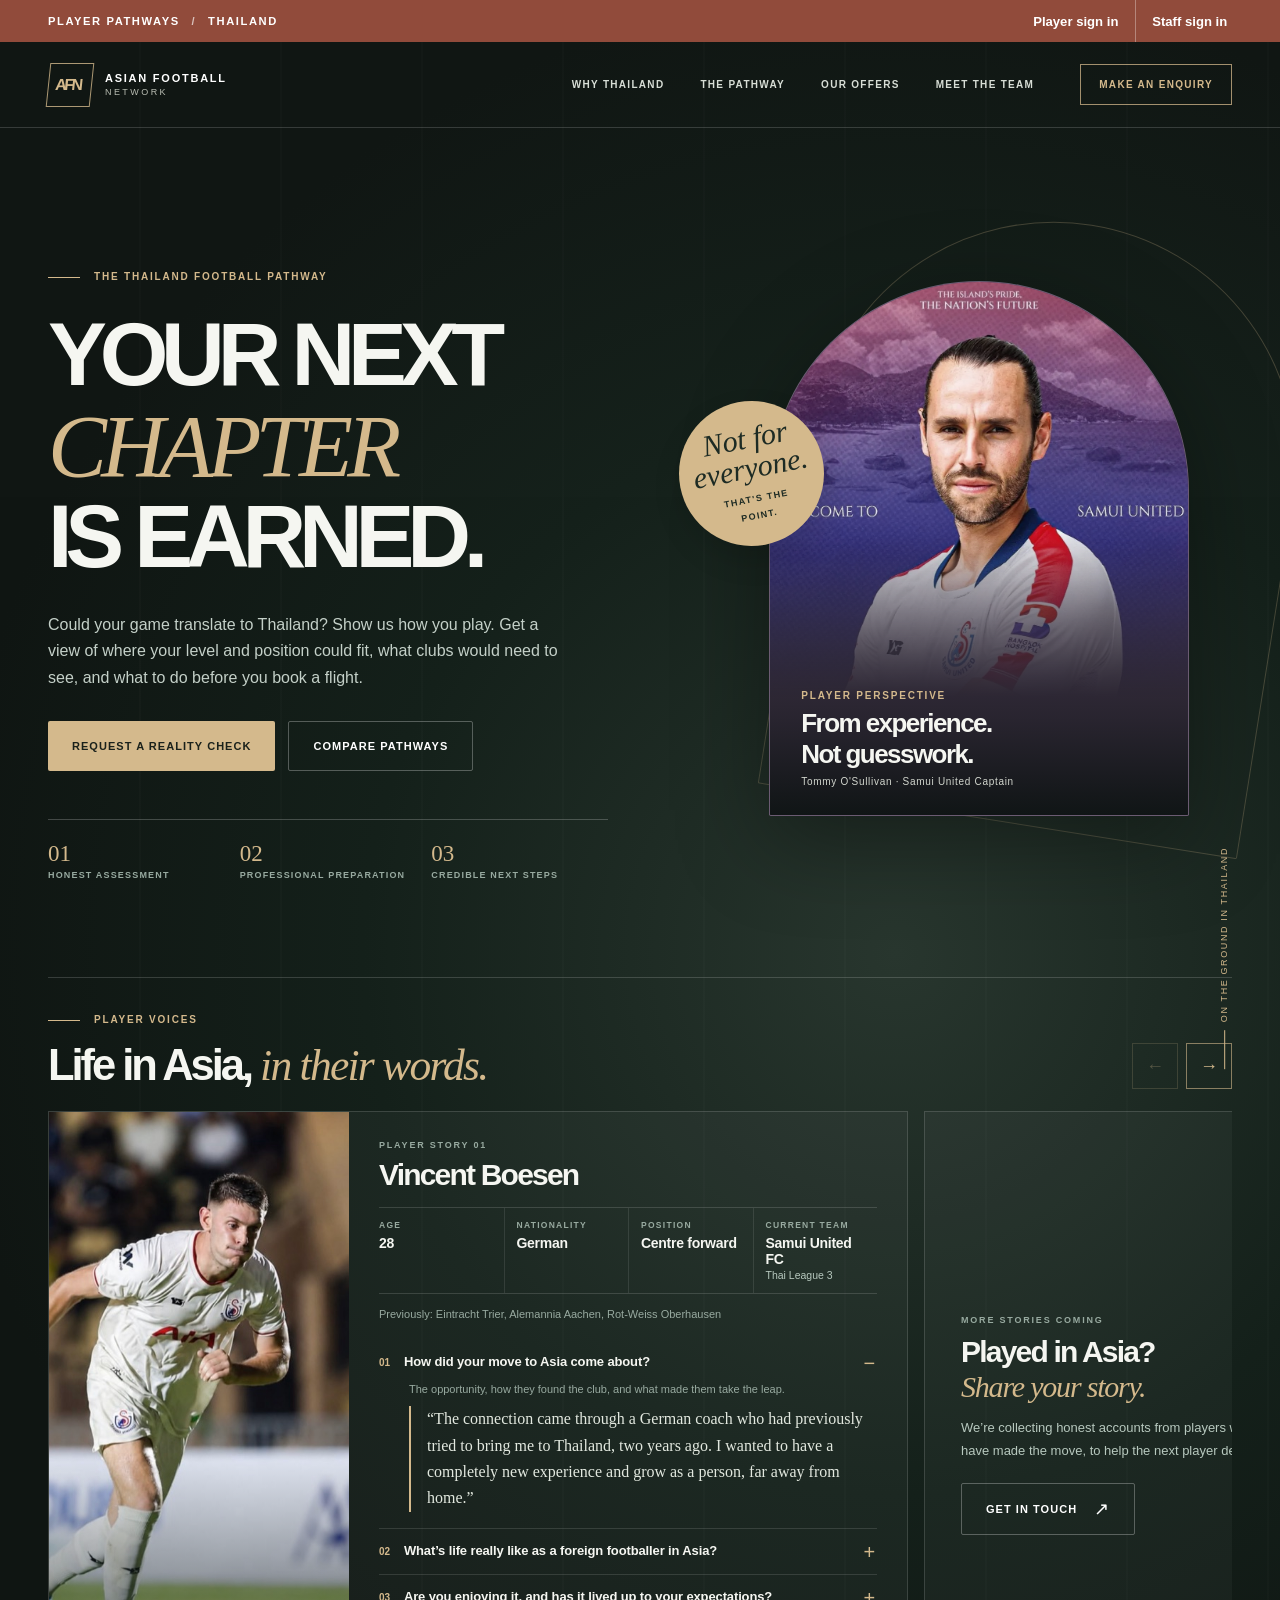
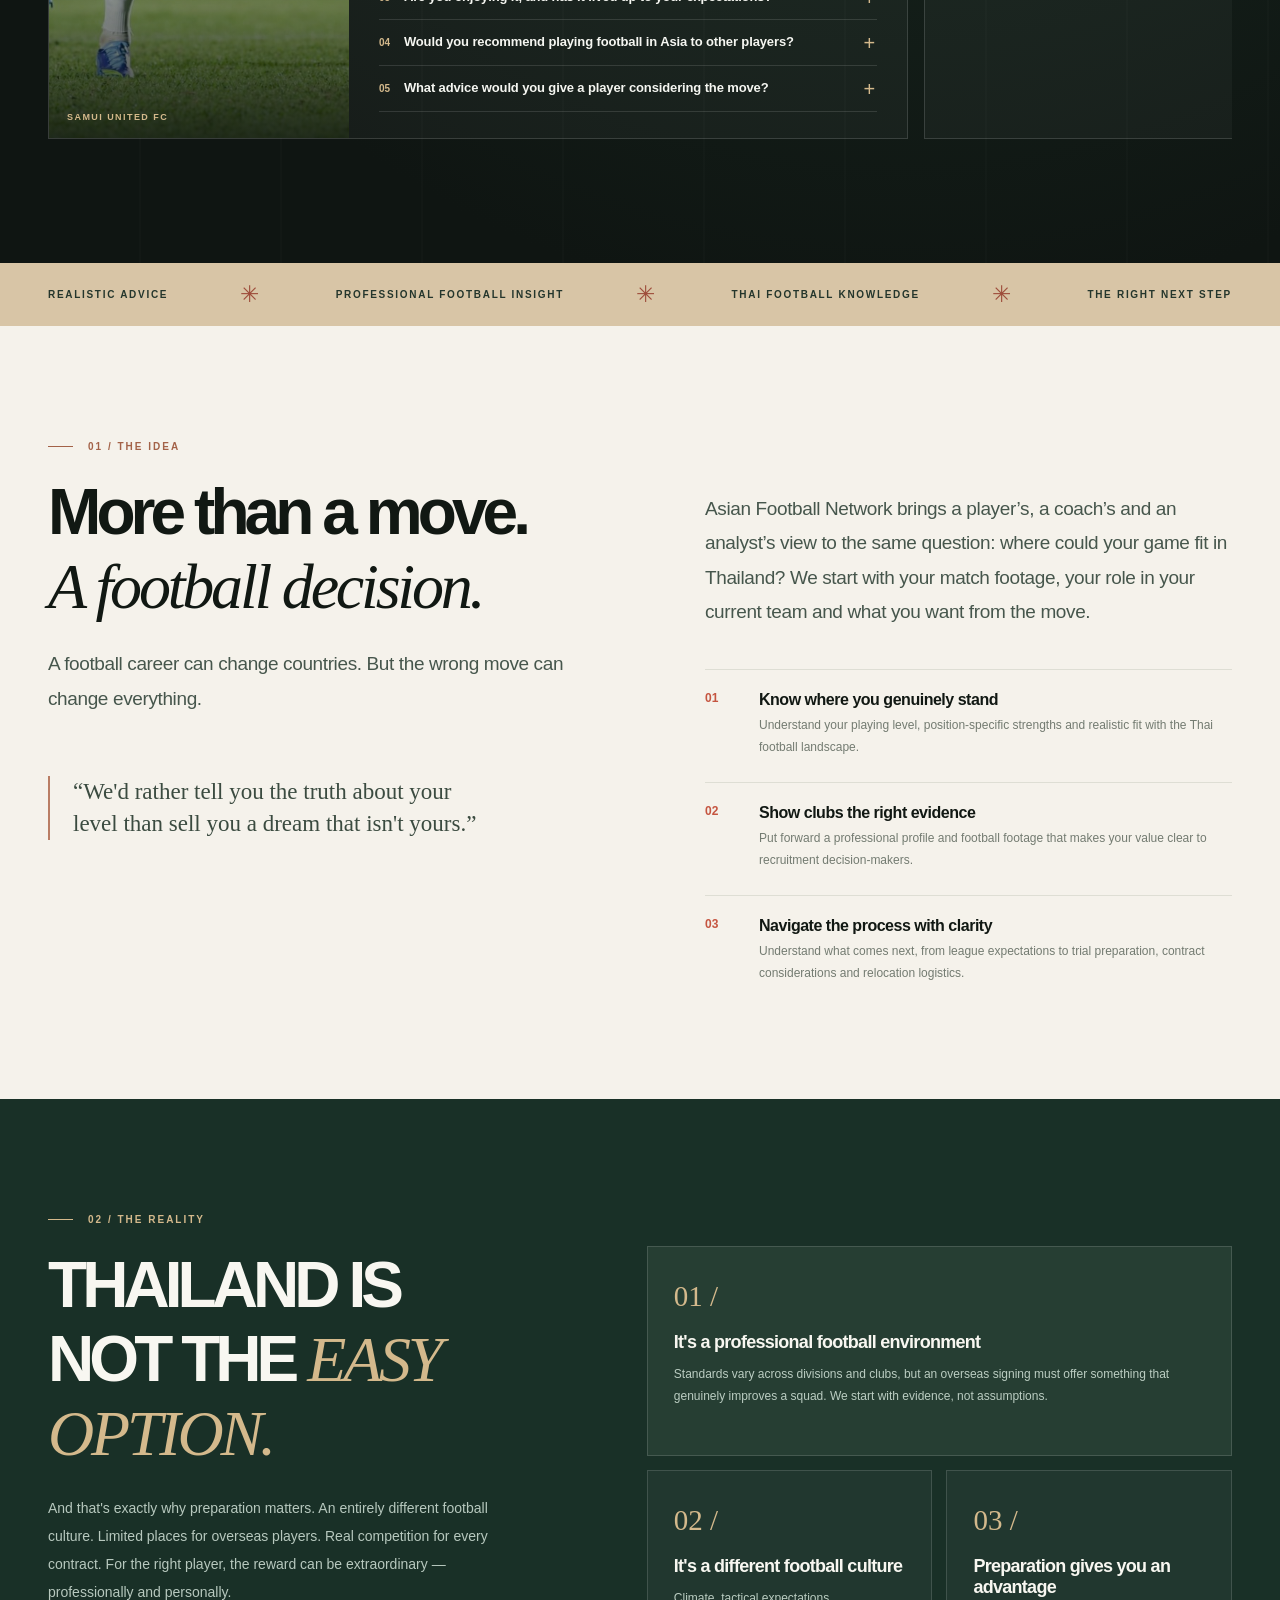
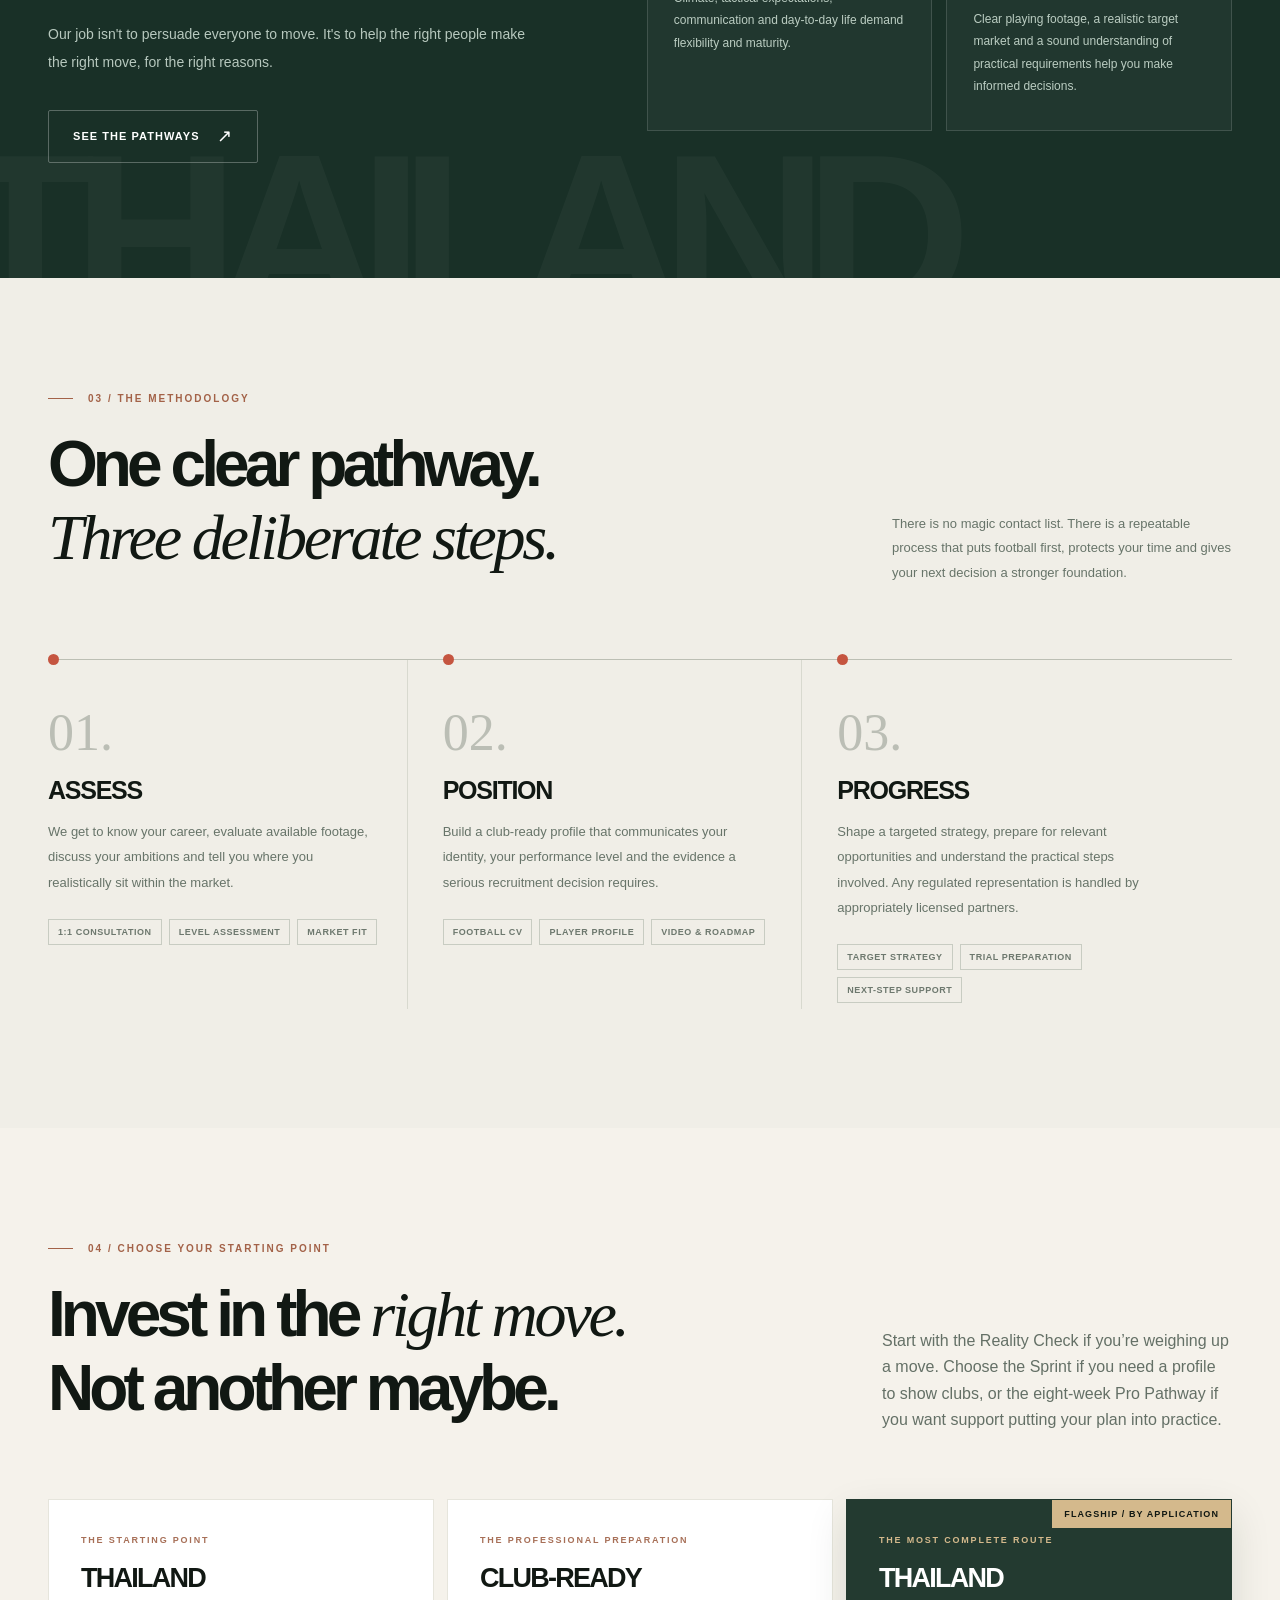
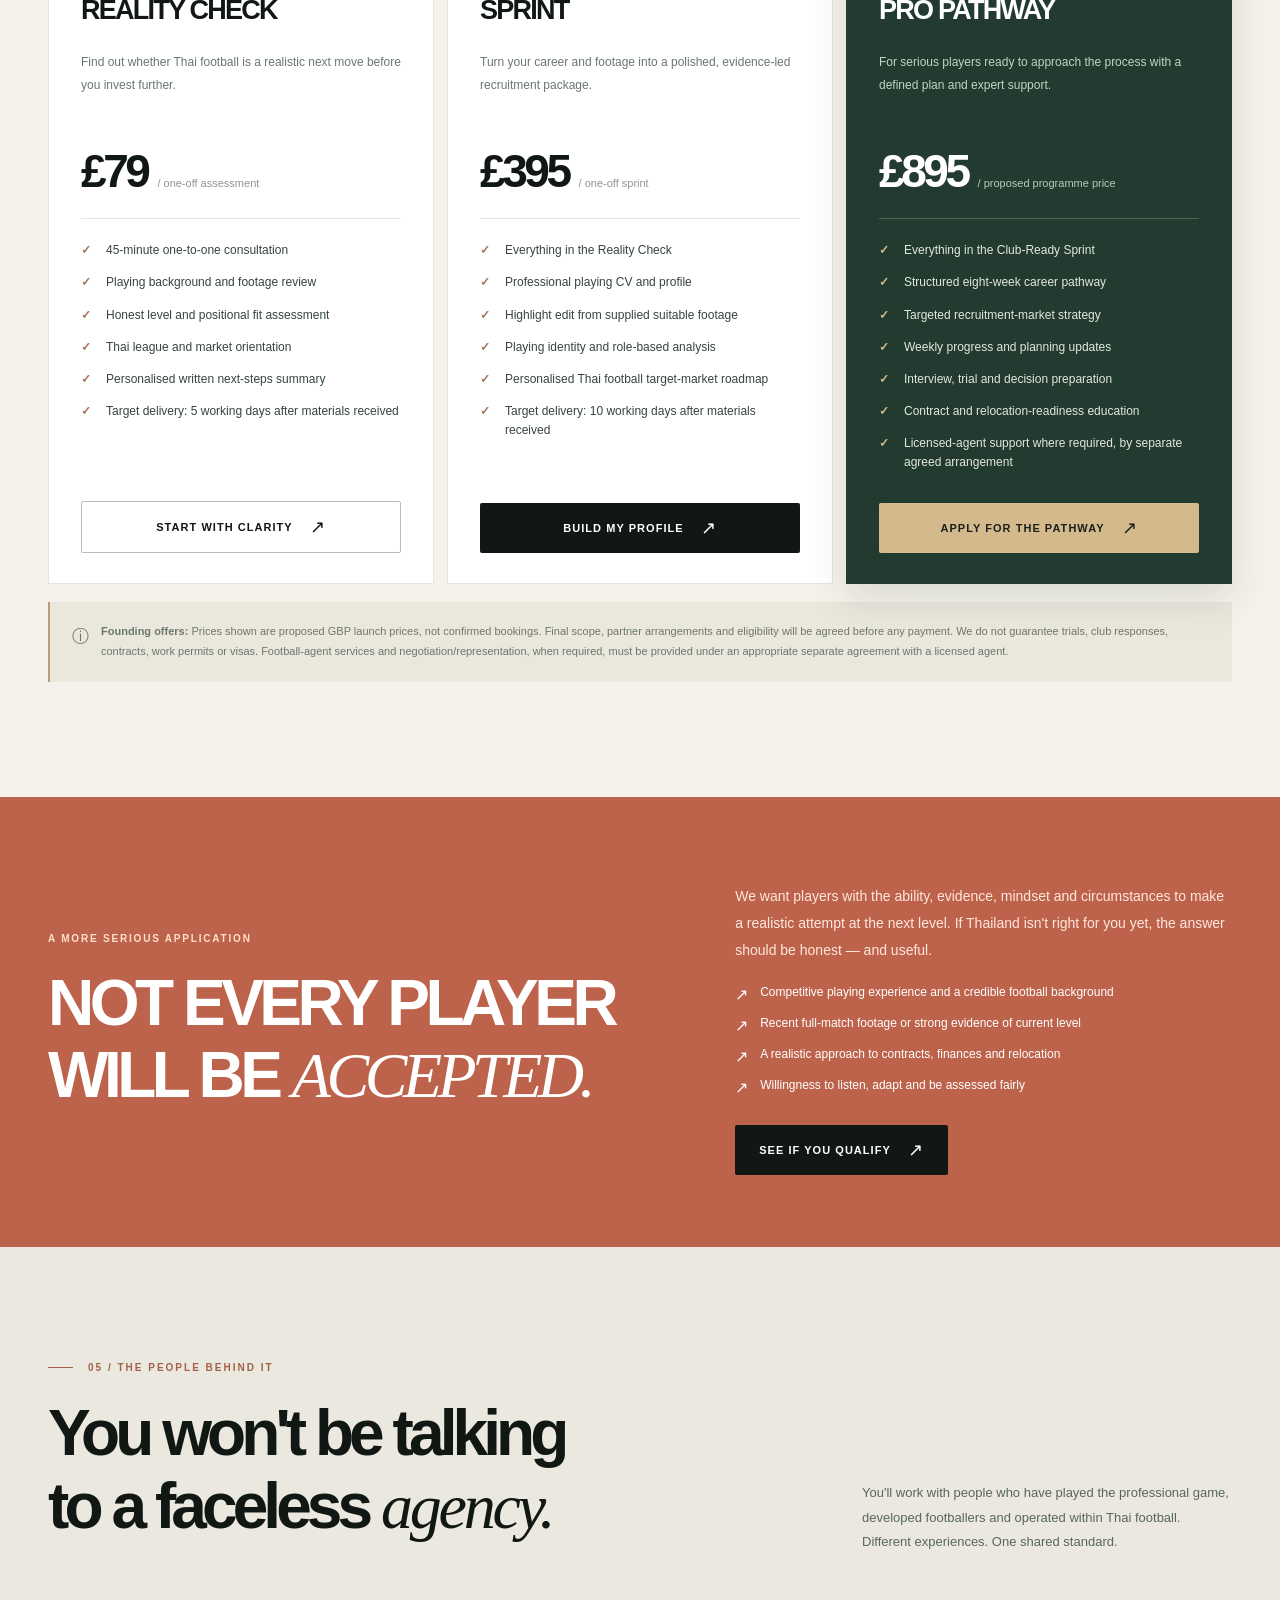
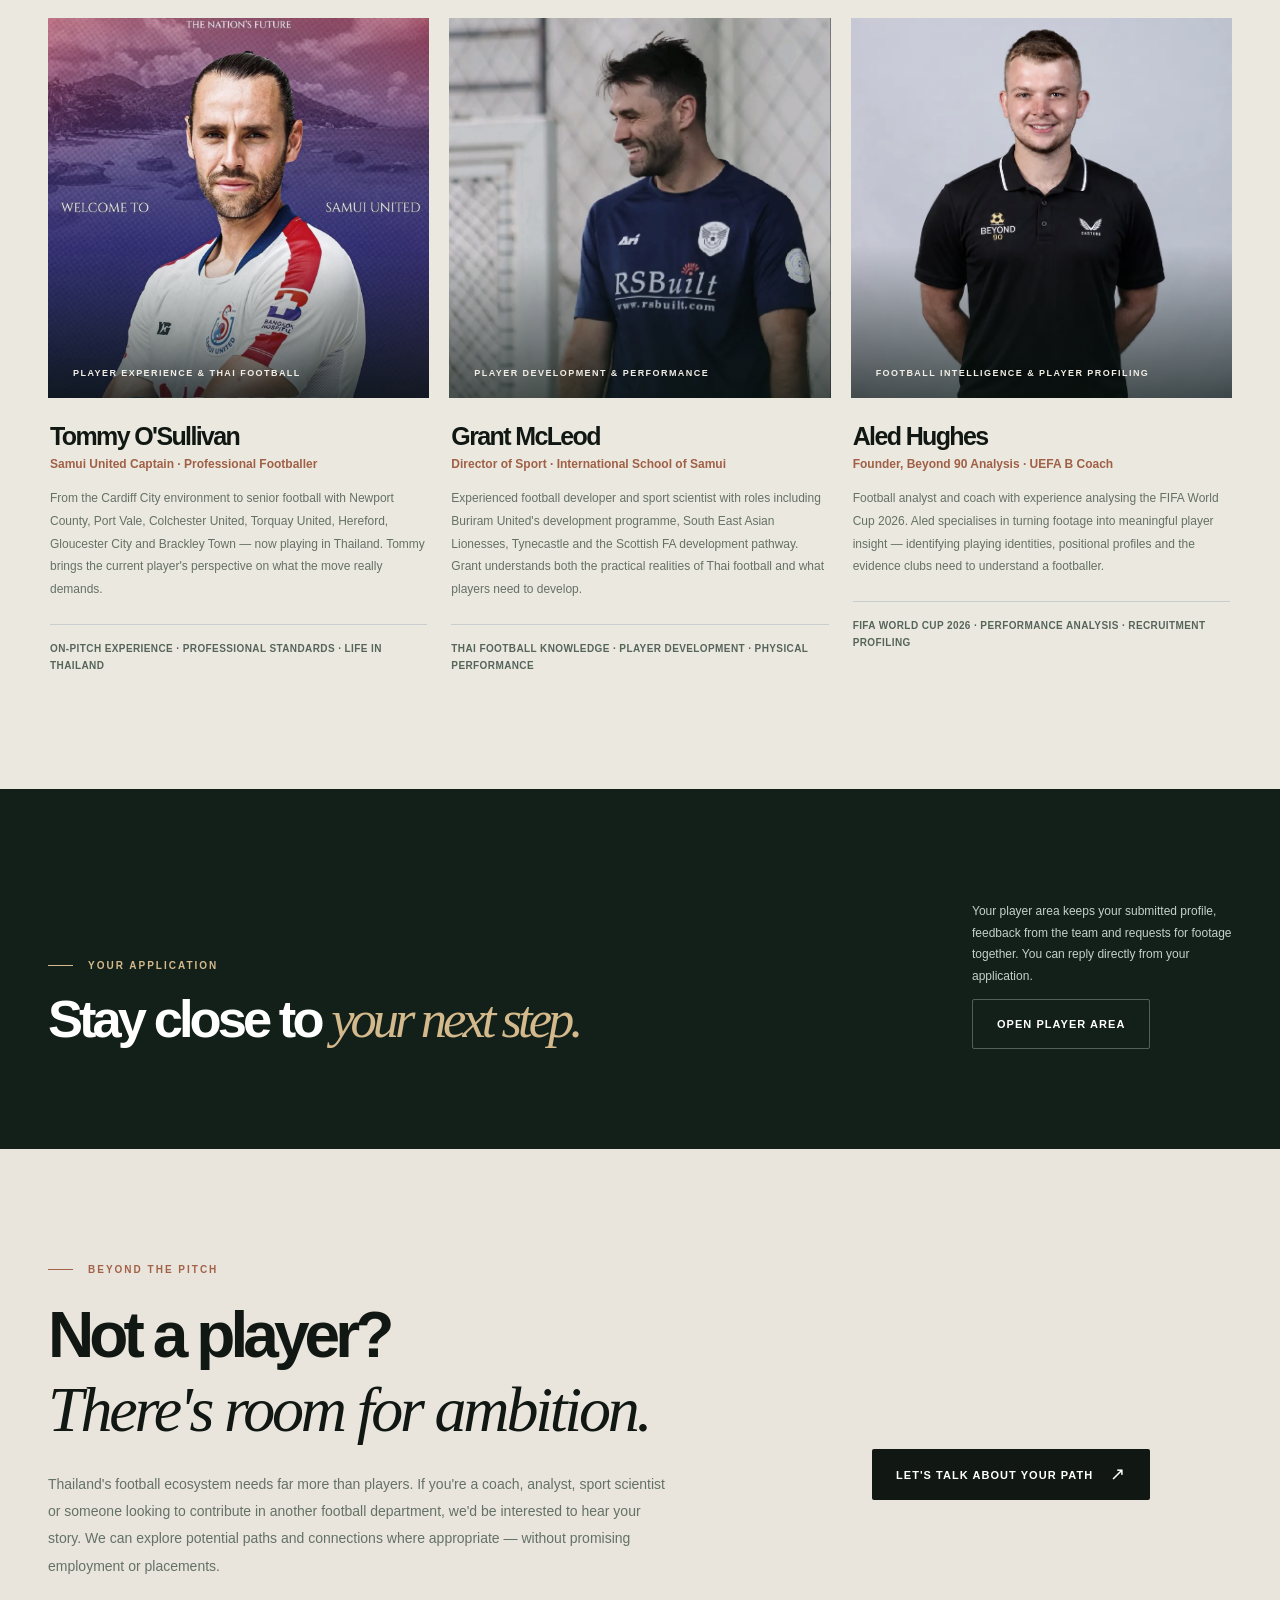
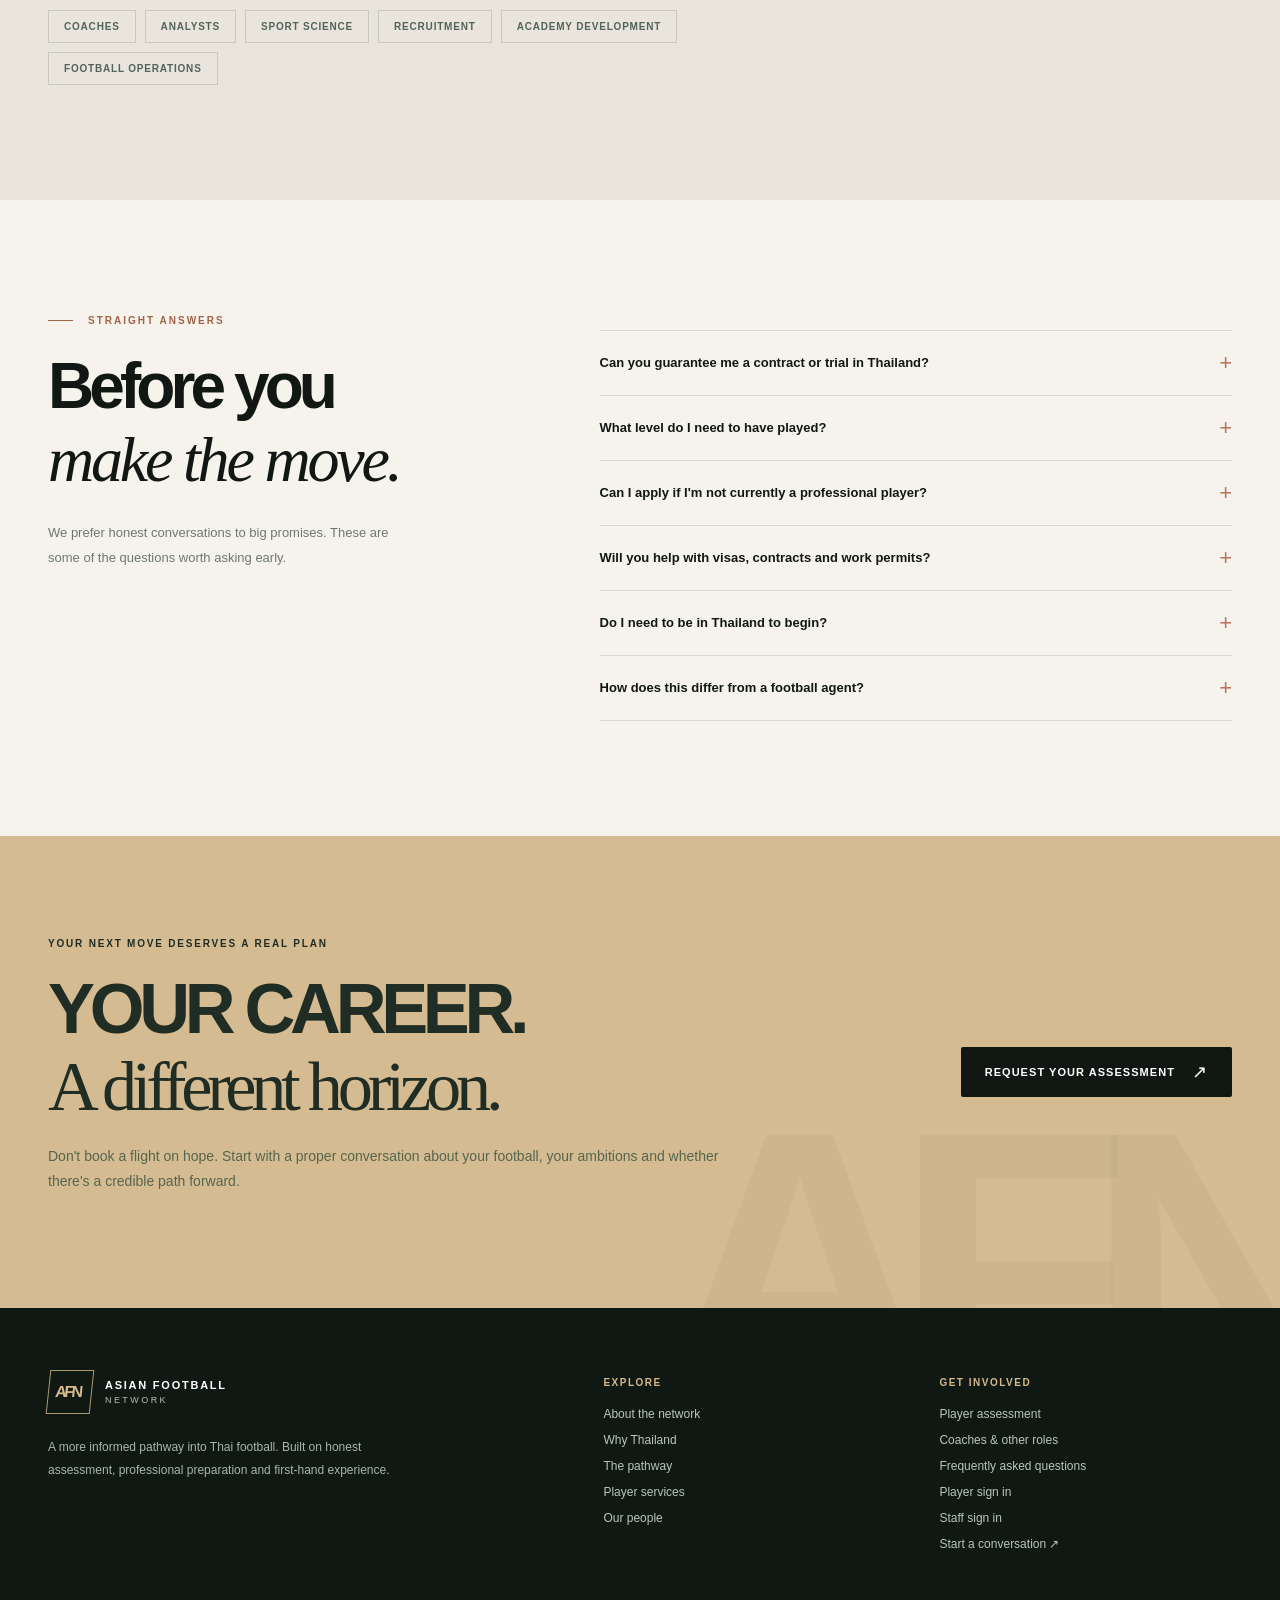
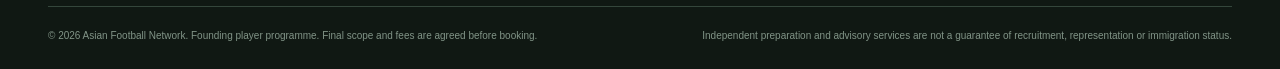
<file: index.html>
<!doctype html>
<html lang="en">
<head>
  <meta charset="utf-8">
  <meta name="viewport" content="width=device-width, initial-scale=1">
  <meta name="theme-color" content="#101613">
  <meta name="description" content="Asian Football Network. An honest, structured pathway for serious players considering professional football in Thailand. Assess your level. Prepare properly. Pursue credible opportunities.">
  <title>Asian Football Network — Your next chapter is earned.</title>
  <meta property="og:type" content="website">
  <meta property="og:site_name" content="Asian Football Network">
  <meta property="og:title" content="Asian Football Network | Player pathways in Thailand">
  <meta property="og:description" content="Could your game translate to Thailand? Explore footage reviews, one-to-one assessments and club-ready player profiles with AFN’s team in Thai football.">
  <meta property="og:url" content="https://aledhughes080-prog.github.io/thailand-football-network/">
  <meta property="og:image" content="https://aledhughes080-prog.github.io/thailand-football-network/assets/tommy-osullivan.webp">
  <meta property="og:image:width" content="1100">
  <meta property="og:image:height" content="1363">
  <meta property="og:image:alt" content="Samui United captain Tommy O’Sullivan in his club shirt">
  <meta name="twitter:card" content="summary_large_image">
<style>
:root{--bg:#101613;--ink:#111813;--pine:#1a2c25;--pine2:#20382e;--cream:#f5f2eb;--warm:#eae6dc;--gold:#d4b98c;--red:#c55540;--white:#f5f6f1;--muted:#87978e;--line:rgba(255,255,255,.15);--sans:'Inter',-apple-system,BlinkMacSystemFont,'Segoe UI',Arial,sans-serif;--editorial:Georgia,'Times New Roman',serif}
*{box-sizing:border-box}html{scroll-behavior:smooth}body{margin:0;background:var(--cream);color:var(--ink);font-family:var(--sans);-webkit-font-smoothing:antialiased;overflow-x:hidden}button,input,select,textarea{font:inherit}button{cursor:pointer}a{text-decoration:none;color:inherit}button:focus-visible,a:focus-visible,input:focus-visible,select:focus-visible,textarea:focus-visible,summary:focus-visible{outline:2px solid var(--gold);outline-offset:4px}::selection{background:#d4b98c;color:#111813}.container{width:min(100% - 96px,1312px);margin-inline:auto}.eyebrow{font-weight:800;text-transform:uppercase;letter-spacing:.18em;font-size:10px;line-height:1.6}.eyebrow.gold{color:var(--gold)}.eyebrow.red{color:var(--red)}.serif{font-family:var(--editorial);font-weight:400}.line-top{border-top:1px solid currentColor}.muted{color:#59665e}.btn{appearance:none;border:0;display:inline-flex;align-items:center;justify-content:center;gap:17px;padding:18px 24px;font-size:11px;letter-spacing:.095em;text-transform:uppercase;font-weight:800;border-radius:2px;transition:transform .2s,background .2s,box-shadow .2s;white-space:nowrap}.btn:hover{transform:translateY(-2px)}.btn.primary{background:var(--gold);color:#1a211b}.btn.primary:hover{background:#e9cd9f;box-shadow:0 14px 35px rgba(0,0,0,.18)}.btn.ghost{border:1px solid rgba(255,255,255,.28);background:transparent;color:#fff}.btn.ghost:hover{background:rgba(255,255,255,.1)}.btn.ink{background:var(--ink);color:white}.btn.outline{border:1px solid #bcbeb5;background:none;color:var(--ink)}.arrow{font-size:18px;line-height:.8;font-weight:400}.page-top{background:#b95c47;color:white;height:31px;display:flex;align-items:center;justify-content:center;text-align:center;font-size:9px;font-weight:800;letter-spacing:.22em;text-transform:uppercase;padding:0 12px}.nav{position:absolute;z-index:30;top:31px;left:0;right:0;border-bottom:1px solid rgba(255,255,255,.16);color:white}.navinner{height:85px;display:flex;align-items:center;gap:30px}.brand{display:inline-flex;align-items:center;gap:13px;min-width:290px}.mark{width:44px;height:44px;border:1px solid rgba(212,185,140,.8);display:flex;align-items:center;justify-content:center;font-size:16px;font-weight:800;transform:skew(-6deg);letter-spacing:-.16em;color:var(--gold);padding-right:4px}.brand-text{font-size:11px;line-height:1.5;font-weight:800;letter-spacing:.16em}.brand-text small{display:block;font-size:9px;font-weight:500;letter-spacing:.27em;color:#b9bdb3}.navlinks{display:flex;align-items:center;justify-content:center;gap:36px;margin-left:auto}.navlinks a{font-size:10px;font-weight:800;letter-spacing:.13em;text-transform:uppercase;color:#d8ded6;transition:color .2s}.navlinks a:hover{color:var(--gold)}.navcta{margin-left:16px;padding:14px 18px;border:1px solid rgba(212,185,140,.75);background:transparent;color:var(--gold);font-size:10px;font-weight:800;letter-spacing:.13em;text-transform:uppercase;white-space:nowrap}.navcta:hover{background:var(--gold);color:var(--bg)}.menubtn{display:none;background:transparent;border:1px solid var(--line);color:white;padding:9px 12px;font-size:24px;margin-left:auto}.hero{min-height:770px;background:radial-gradient(ellipse at 70% 50%,#29372f 0,#15211b 42%,#101613 75%);color:var(--white);position:relative;overflow:hidden;padding:177px 0 112px}.hero:after{content:"";position:absolute;inset:0;opacity:.16;pointer-events:none;background-image:repeating-linear-gradient(90deg,transparent 0px,transparent 139px,rgba(255,255,255,.16) 140px,transparent 141px),linear-gradient(transparent,rgba(0,0,0,.1))}.hero-grid{display:grid;grid-template-columns:1.03fr .97fr;position:relative;z-index:2;gap:60px;align-items:center}.hero-copy{padding:50px 0 30px}.hero-kicker{display:flex;align-items:center;gap:14px;color:var(--gold)}.kicker-rule{width:32px;height:1px;background:var(--gold)}h1{font-size:clamp(58px,6.9vw,105px);font-weight:800;letter-spacing:-.082em;line-height:1.03;margin:25px 0 29px;max-width:850px}h1 .line{display:block;white-space:nowrap}h1 em{font-family:var(--editorial);font-weight:400;letter-spacing:-.065em;color:var(--gold)}.hero-intro{font-size:15px;line-height:1.95;color:#c4d0c8;max-width:525px;font-weight:400}.hero-actions{display:flex;gap:13px;flex-wrap:wrap;margin:30px 0 48px}.hero-status{display:grid;grid-template-columns:repeat(3,1fr);gap:15px;padding-top:21px;border-top:1px solid rgba(255,255,255,.21);max-width:560px}.status-num{color:var(--gold);font-family:var(--editorial);font-size:23px}.status-label{font-size:9px;line-height:1.8;text-transform:uppercase;letter-spacing:.13em;color:#98aaa0;font-weight:700}.hero-stage{position:relative;height:570px;min-width:0}.hero-outline{position:absolute;right:-55px;top:-60px;width:89%;height:106%;border:1px solid rgba(212,185,140,.25);border-radius:300px 300px 2px 2px;transform:rotate(9deg)}.hero-poster{position:absolute;top:0;right:43px;height:535px;width:77%;max-width:430px;overflow:hidden;border-radius:240px 240px 2px 2px;background:#4e3c57;border:1px solid rgba(255,255,255,.16);box-shadow:0 24px 90px rgba(0,0,0,.35)}.hero-poster img{width:100%;height:100%;object-fit:cover;object-position:center 8%;filter:saturate(.8);display:block;-webkit-mask-image:linear-gradient(to bottom,#000 0%,#000 48%,transparent 78%);mask-image:linear-gradient(to bottom,#000 0%,#000 48%,transparent 78%)}.hero-poster:after{content:"";position:absolute;inset:45% 0 0;background:linear-gradient(transparent,rgba(10,17,15,.55) 67%,rgba(10,17,15,.91))}.poster-caption{position:absolute;bottom:28px;left:31px;right:25px;z-index:2}.poster-caption .eyebrow{color:var(--gold)}.poster-caption strong{display:block;font-size:26px;letter-spacing:-.06em;margin-top:4px}.poster-caption span{display:block;font-size:10px;color:#d2d6ce;margin-top:6px;letter-spacing:.07em}.floating-stamp{position:absolute;left:-8px;top:120px;width:145px;height:145px;display:flex;align-items:center;justify-content:center;flex-direction:column;text-align:center;background:var(--gold);color:#1d2b24;border-radius:100%;z-index:4;box-shadow:0 14px 30px rgba(0,0,0,.14);transform:rotate(-11deg)}.floating-stamp span:first-child{font-family:var(--editorial);font-size:30px;font-style:italic;line-height:1}.floating-stamp span:last-child{font-size:9px;text-transform:uppercase;letter-spacing:.15em;font-weight:800;line-height:1.8;margin-top:8px}.photo-count{position:absolute;right:3px;bottom:4px;z-index:4;display:flex;gap:8px;align-items:center;font-size:9px;letter-spacing:.18em;color:var(--gold);text-transform:uppercase;transform:rotate(-90deg);transform-origin:bottom right}.photo-count:before{content:"";width:39px;height:1px;background:var(--gold)}.ribbon{background:#d8c5a6;padding:18px 0;overflow:hidden;color:#24362c}.ribbon .container{display:flex;align-items:center;justify-content:space-between;gap:12px}.ribbon span{font-size:10px;text-transform:uppercase;letter-spacing:.17em;font-weight:800;white-space:nowrap}.ribbon .star{color:#9e4d3b;font-size:23px;font-weight:400}.section{padding:115px 0}.section-eyeline{font-size:10px;text-transform:uppercase;letter-spacing:.2em;color:#a36248;font-weight:800;display:flex;align-items:center;gap:15px}.section-eyeline:before{content:"";width:25px;height:1px;background:currentColor}.section h2{font-size:clamp(42px,5vw,70px);letter-spacing:-.077em;line-height:1.15;margin:24px 0;font-weight:800}.section h2 em{font-family:var(--editorial);font-weight:400;letter-spacing:-.05em}.intro-layout{display:grid;grid-template-columns:1fr 1fr;gap:130px}.intro-left h2{max-width:590px}.intro-right{padding-top:51px}.lead{font-size:19px;line-height:1.8;letter-spacing:-.02em;color:#46564c;max-width:650px}.point-list{display:grid;gap:24px;margin-top:40px}.point{display:grid;grid-template-columns:38px 1fr;gap:16px;padding-top:21px;border-top:1px solid #deded4}.point-index{color:var(--red);font-size:12px;font-weight:800}.point h3{margin:0 0 6px;font-size:16px;letter-spacing:-.03em}.point p{font-size:12px;color:#737b71;line-height:1.8;margin:0}.editorial-aside{margin-top:60px;border-left:2px solid #b97d64;padding-left:23px;font-family:var(--editorial);font-size:23px;line-height:1.4;max-width:450px;color:#3b4b40}.why{background:#193027;color:#f8f7f1;position:relative;overflow:hidden}.why:after{content:"THAILAND";font-size:clamp(110px,18vw,290px);font-weight:800;letter-spacing:-.1em;position:absolute;left:-45px;bottom:-90px;opacity:.035;white-space:nowrap;pointer-events:none}.why .section-eyeline{color:var(--gold)}.why-grid{display:grid;grid-template-columns:.9fr 1.1fr;gap:120px;position:relative;z-index:2}.why h2{max-width:620px;margin-bottom:24px}.why h2 em{color:var(--gold)}.why-left p{color:#b7c8be;font-size:14px;line-height:2;max-width:490px}.why-cards{display:grid;grid-template-columns:1fr 1fr;gap:14px;align-self:center}.why-card{padding:33px 26px;min-height:240px;border:1px solid rgba(255,255,255,.14);background:rgba(255,255,255,.035)}.why-card:first-child{grid-column:span 2;min-height:210px;background:#263e33}.why-icon{font-size:29px;color:var(--gold);font-family:var(--editorial)}.why-card h3{font-size:18px;letter-spacing:-.04em;margin:19px 0 10px}.why-card p{font-size:12px;color:#bbcdc2;line-height:1.85;margin:0}.process{background:#f0eee7}.process-head{display:flex;align-items:end;justify-content:space-between;gap:40px}.process-head h2{max-width:750px}.process-head p{max-width:340px;font-size:13px;color:#677469;line-height:1.9}.timeline{display:grid;grid-template-columns:repeat(3,1fr);margin-top:60px;border-top:1px solid #bcbfb4}.phase{padding:43px 40px 10px 0;position:relative}.phase:before{position:absolute;top:-6px;left:0;content:"";height:11px;width:11px;background:var(--red);border-radius:50%}.phase:after{position:absolute;top:0;bottom:4px;right:35px;width:1px;background:#d8d9cf;content:""}.phase:last-child:after{display:none}.phase-num{font-family:var(--editorial);font-size:52px;color:#bbbeb5}.phase h3{font-size:25px;letter-spacing:-.05em;margin:14px 0}.phase p{font-size:13px;color:#677469;line-height:1.95;max-width:330px}.phase-tags{display:flex;gap:7px;flex-wrap:wrap;margin-top:24px}.phase-tags span{padding:7px 9px;border:1px solid #c8ccc2;color:#6d786e;font-size:9px;letter-spacing:.06em;font-weight:800;text-transform:uppercase}.offers{background:var(--cream)}.offers-top{display:flex;align-items:end;justify-content:space-between;gap:40px}.offers-top h2{max-width:740px}.offers-top p{font-size:13px;color:#647066;line-height:1.95;max-width:350px}.pricecards{display:grid;grid-template-columns:repeat(3,1fr);gap:13px;margin-top:50px;align-items:stretch}.price-card{display:flex;flex-direction:column;background:#fff;border:1px solid #e6e5dc;min-height:600px;position:relative;padding:35px 32px 30px;transition:transform .25s,box-shadow .25s}.price-card:hover{transform:translateY(-7px);box-shadow:0 15px 40px rgba(30,45,30,.09)}.price-card.featured{background:#233a30;color:#fff;border:1px solid #233a30;box-shadow:0 15px 38px rgba(15,40,25,.12)}.price-card .tag{font-size:9px;font-weight:800;letter-spacing:.2em;text-transform:uppercase;color:#a76f57}.price-card.featured .tag{color:var(--gold)}.price-card h3{font-size:27px;line-height:1.18;letter-spacing:-.065em;margin:18px 0 12px}.price-card .subtitle{font-size:12px;line-height:1.9;min-height:65px;color:#6a786c}.price-card.featured .subtitle{color:#c3d2c8}.price{margin:20px 0 15px;display:flex;gap:10px;align-items:baseline}.price strong{font-size:46px;letter-spacing:-.075em;line-height:1;font-weight:800}.price span{font-size:11px;color:#8b978c}.price-card.featured .price span{color:#bac9bd}.price-card .rule{height:1px;background:#e1e5dd;margin:9px 0 22px}.price-card.featured .rule{background:#506256}.price-card ul{margin:0 0 30px;list-style:none;padding:0;display:grid;gap:13px}.price-card li{font-size:12px;line-height:1.6;color:#35463b;display:flex;align-items:flex-start;gap:11px}.price-card li:before{content:"✓";color:#a87656;font-weight:800;flex:0 0 14px}.price-card.featured li{color:#e2e8df}.price-card.featured li:before{color:var(--gold)}.price-card .btn{width:100%;margin-top:auto}.featured-banner{position:absolute;right:0;top:0;background:var(--gold);padding:9px 12px;color:var(--ink);font-size:9px;font-weight:800;letter-spacing:.12em;text-transform:uppercase}.pricing-disclaimer{display:flex;align-items:flex-start;gap:12px;padding:20px 22px;margin-top:18px;background:#eae7dd;border-left:2px solid #ba9e75;color:#6e776d;font-size:11px;line-height:1.8}.qualify{background:#be634b;color:white;padding:72px 0;overflow:hidden}.qualify-row{display:grid;grid-template-columns:1.1fr .9fr;gap:80px;align-items:center}.qualify h2{font-size:clamp(40px,5vw,69px);line-height:1.13;letter-spacing:-.07em;margin:0}.qualify h2 em{font-family:var(--editorial);font-weight:400}.qualify p{font-size:14px;line-height:1.95;color:#ffe7de}.qualify ul{list-style:none;padding:0;margin:20px 0 28px;display:grid;gap:12px}.qualify li{font-size:12px;display:flex;gap:12px;align-items:flex-start}.qualify li:before{content:"↗";font-size:16px}.team{background:#ebe8df}.team-head{display:flex;justify-content:space-between;gap:40px;align-items:end}.team-head h2{max-width:710px}.team-head p{font-size:13px;line-height:1.9;color:#58675c;max-width:370px}.team-grid{display:grid;grid-template-columns:repeat(3,1fr);gap:20px;margin-top:50px}.person-card{min-width:0}.person-image{height:380px;overflow:hidden;position:relative;background:#28392f}.person-image img{width:100%;height:100%;object-fit:cover;display:block;transition:transform .5s,filter .5s;filter:saturate(.7)}.person-card:hover img{transform:scale(1.045);filter:saturate(.9)}.person-card:nth-child(1) img{object-position:center 15%}.person-card:nth-child(2) img{object-position:center 20%}.person-card:nth-child(3) img{object-position:center center}.person-image:after{position:absolute;content:"";inset:60% 0 0;background:linear-gradient(transparent,rgba(8,20,15,.65));pointer-events:none}.person-role{position:absolute;left:25px;bottom:20px;z-index:2;color:#f1eee6;font-size:9px;letter-spacing:.16em;text-transform:uppercase;font-weight:800}.person-content{padding:24px 2px 0}.person-content h3{font-size:25px;letter-spacing:-.065em;margin:0 0 6px}.person-content .position{font-size:12px;color:#a06046;font-weight:800}.person-content p{font-size:12px;color:#657166;line-height:1.9;margin-top:16px}.person-footer{border-top:1px solid #caced0;padding-top:15px;margin-top:23px;font-size:10px;letter-spacing:.04em;color:#56655a;font-weight:800;line-height:1.7}.testimonials{background:#122019;color:white;padding:100px 0}.test-head{display:flex;justify-content:space-between;align-items:end;gap:30px}.test-head h2{font-size:clamp(38px,4.1vw,59px);letter-spacing:-.075em;line-height:1.15;max-width:750px;margin:18px 0 0}.test-head p{color:#c3d2c8;font-size:12px;line-height:1.8;max-width:260px}.quotes{margin-top:48px;display:grid;grid-template-columns:1fr 1fr;gap:18px}.quote{padding:34px 37px;border:1px solid #34493b;background:rgba(255,255,255,.03)}.quote .symbol{font-family:var(--editorial);font-size:63px;color:var(--gold);line-height:1}.quote blockquote{font-family:var(--editorial);font-size:23px;line-height:1.5;max-width:490px;margin:0 0 33px}.quote figcaption{font-size:10px;letter-spacing:.1em;text-transform:uppercase;color:#9eb1a4}.other{background:#e9e5dc}.other-row{display:grid;grid-template-columns:1.2fr .8fr;gap:80px;align-items:center}.other h2{max-width:650px}.other p{max-width:625px;font-size:14px;line-height:1.95;color:#647166}.other-tags{display:flex;flex-wrap:wrap;gap:9px;margin-top:30px}.other-tags span{border:1px solid #c8c9bf;padding:10px 15px;font-size:10px;font-weight:800;text-transform:uppercase;letter-spacing:.08em;color:#526359}.faq{background:#f6f3ed}.faq-layout{display:grid;grid-template-columns:.8fr 1.2fr;gap:130px}.faq h2{max-width:380px}.faq-list{padding-top:15px}.faq details{border-bottom:1px solid #d5dacf;padding:19px 0}.faq details:first-child{border-top:1px solid #d5dacf}.faq summary{cursor:pointer;font-weight:800;font-size:13px;list-style:none;display:flex;justify-content:space-between;align-items:center;gap:20px}.faq summary::-webkit-details-marker{display:none}.faq summary:after{content:'+';font-size:22px;font-weight:400;color:#bd745f}.faq details[open] summary:after{content:'−'}.faq details p{font-size:12px;line-height:1.95;color:#5f7064;padding-right:25px}.lastcta{background:#d5bb91;color:#202d24;padding:100px 0;position:relative;overflow:hidden}.lastcta:after{position:absolute;content:'AFN';font-size:390px;line-height:1;font-weight:800;letter-spacing:-.12em;right:-40px;bottom:-155px;color:rgba(29,50,35,.04);pointer-events:none}.lastcta .container{position:relative;z-index:1;display:flex;align-items:center;justify-content:space-between;gap:45px}.lastcta h2{font-size:clamp(43px,5.5vw,78px);line-height:1.1;letter-spacing:-.075em;margin:18px 0;max-width:850px}.lastcta p{font-size:14px;color:#56664e;line-height:1.8;max-width:680px}.footer{background:#101813;color:white;padding:62px 0 24px}.footer-main{display:grid;grid-template-columns:1.3fr .7fr .8fr;gap:80px}.footer .brand{min-width:unset}.footer-desc{max-width:360px;color:#a5b8aa;font-size:12px;line-height:1.9;margin-top:22px}.footer h4{font-size:10px;text-transform:uppercase;letter-spacing:.15em;color:var(--gold);margin:7px 0 19px}.footer ul{list-style:none;padding:0;margin:0;display:grid;gap:12px}.footer li,.footer li a{font-size:12px;color:#b8c7bb}.footer li a:hover{color:white}.footer-bottom{border-top:1px solid #34463b;margin-top:55px;padding-top:20px;display:flex;justify-content:space-between;gap:20px;color:#819487;font-size:10px;line-height:1.75}.footer-bottom span{max-width:670px}.overlay{position:fixed;z-index:1000;inset:0;background:rgba(8,13,10,.8);backdrop-filter:blur(6px);display:none;align-items:center;justify-content:center;padding:20px}.overlay.open{display:flex}.modal{position:relative;width:min(100%,780px);max-height:min(94vh,950px);overflow-y:auto;background:#f5f3ec;color:#19251c;box-shadow:0 40px 150px #0008;padding:45px}.close{position:absolute;right:20px;top:20px;background:#e4e5dc;border:0;width:39px;height:39px;font-size:22px;display:flex;align-items:center;justify-content:center}.modal h2{font-size:clamp(32px,4vw,52px);letter-spacing:-.07em;line-height:1.1;margin:15px 0}.modal p{font-size:12px;line-height:1.8;color:#637266;max-width:600px}.formgrid{display:grid;grid-template-columns:1fr 1fr;gap:17px;margin:25px 0}.field{display:flex;flex-direction:column;gap:8px}.field.full{grid-column:1/-1}.field label{font-weight:800;font-size:10px;letter-spacing:.075em;text-transform:uppercase;color:#44584a}.field input,.field select,.field textarea{padding:13px 14px;width:100%;background:white;color:#1c2920;border:1px solid #c9d0c6;border-radius:0;outline:none;font-size:12px;min-height:45px}.field input:focus,.field select:focus,.field textarea:focus{border-color:#99835f;box-shadow:0 0 0 2px #dbcca9aa}.form-actions{display:flex;align-items:center;gap:15px;flex-wrap:wrap}.formnote{font-size:10px!important;max-width:680px!important;color:#677669!important}.success{display:none}.success pre{background:#e6e5dc;padding:18px;font-size:11px;white-space:pre-wrap;line-height:1.7;max-height:225px;overflow:auto;color:#2c3b31}.success .btn{margin:5px 5px 5px 0}#mobile-panel{display:none}.page-top{position:relative}.coach-top{position:absolute;right:max(24px,calc((100% - 1312px)/2));top:0;bottom:0;display:flex;align-items:center;gap:7px;padding:0 0 0 18px;border-left:1px solid rgba(255,255,255,.3);color:#fff;font-size:9px;font-weight:800;letter-spacing:.18em;transition:opacity .2s}.coach-top:hover{opacity:.75}
@media(max-width:1150px){.container{width:min(100% - 64px,1312px)}.navlinks{gap:18px}.brand{min-width:240px}.hero-grid{gap:12px}.hero-stage{height:540px}.hero-poster{right:0;height:510px;width:82%}.floating-stamp{left:-20px}.intro-layout,.why-grid,.faq-layout{gap:75px}.person-image{height:325px}.price-card{padding:31px 23px}}
@media(max-width:800px){.container{width:min(100% - 42px,1312px)}.navinner{height:73px}.navlinks,.navcta,.coach-top{display:none}#mobile-panel a.mobile-coach{color:var(--gold);padding-top:16px;border-top:1px solid rgba(255,255,255,.14)}.brand{min-width:unset}.menubtn{display:block}#mobile-panel{display:none;position:absolute;top:73px;left:0;right:0;background:#15251d;padding:22px 24px 29px;box-shadow:0 15px 25px #0005}#mobile-panel.open{display:grid;gap:19px}#mobile-panel a{font-size:12px;letter-spacing:.1em;text-transform:uppercase;font-weight:700}.hero{padding:139px 0 56px}.hero-grid{grid-template-columns:1fr;gap:20px}.hero-copy{padding-top:30px}.hero h1{font-size:clamp(57px,12vw,85px);max-width:760px}.hero-stage{height:470px;max-width:580px;width:100%;margin:0 auto}.hero-poster{height:440px;width:69%;right:15%}.hero-outline{width:74%;right:8%;height:450px;top:-3px}.floating-stamp{left:7%;top:90px;width:125px;height:125px}.photo-count{right:9%}.ribbon span{font-size:8px}.ribbon .star{font-size:18px}.section{padding:77px 0}.intro-layout,.why-grid,.other-row,.faq-layout,.qualify-row{grid-template-columns:1fr;gap:30px}.intro-right{padding:0}.editorial-aside{margin-top:34px}.why-cards{margin-top:10px}.process-head,.offers-top,.team-head,.test-head{display:block}.process-head p,.offers-top p,.team-head p,.test-head p{max-width:600px}.timeline{grid-template-columns:1fr}.phase{padding:25px 0;border-bottom:1px solid #d4d6cb}.phase:after{display:none}.phase h3{margin:6px 0}.phase-num{font-size:42px}.phase p{max-width:600px}.pricecards{grid-template-columns:1fr;gap:15px}.price-card{min-height:unset}.price-card .subtitle{min-height:unset}.price-card h3{font-size:29px}.price-card .btn{margin-top:16px}.team-grid{grid-template-columns:1fr 1fr;gap:20px}.team-grid .person-card:last-child{grid-column:1/-1;max-width:calc(50% - 10px);width:100%;margin:auto}.person-image{height:330px}.quotes{grid-template-columns:1fr}.lastcta .container{display:block}.lastcta .btn{margin-top:20px}.footer-main{grid-template-columns:1fr 1fr;gap:35px}.footer-main>div:first-child{grid-column:1/-1}.footer-bottom{display:block}.footer-bottom span{display:block;margin-top:10px}}
@media(max-width:520px){.container{width:min(100% - 36px,1312px)}.page-top{font-size:8px;letter-spacing:.12em}.navinner{height:68px}.brand-text{font-size:9px}.mark{width:38px;height:38px}.hero{padding:117px 0 41px}.hero-copy{padding:20px 0 0}.hero h1{font-size:clamp(53px,13.5vw,69px);margin:18px 0 22px}.hero-intro{font-size:13px;line-height:1.85}.hero-actions{margin:24px 0 27px}.hero-actions .btn{width:100%}.hero-status{gap:7px}.status-num{font-size:21px}.status-label{font-size:8px}.hero-stage{height:355px}.hero-poster{height:338px;width:74%;right:8%}.hero-outline{height:345px;width:76%;right:5%}.floating-stamp{width:105px;height:105px;top:70px;left:0}.floating-stamp span:first-child{font-size:25px}.floating-stamp span:last-child{font-size:8px}.poster-caption{left:20px;bottom:20px}.poster-caption strong{font-size:20px}.photo-count{display:none}.ribbon{padding:13px 0}.ribbon span:nth-of-type(3),.ribbon .star:nth-of-type(4){display:none}.ribbon span{font-size:7px}.section h2{font-size:clamp(37px,10vw,51px)}.section{padding:65px 0}.lead{font-size:16px}.why-cards{grid-template-columns:1fr}.why-card,.why-card:first-child{grid-column:auto;min-height:unset}.why-card{padding:25px}.timeline{margin-top:25px}.pricecards{margin-top:25px}.price-card{padding:28px 22px}.qualify{padding:58px 0}.qualify h2{font-size:44px}.qualify-row{gap:10px}.team-grid{grid-template-columns:1fr;gap:35px}.team-grid .person-card:last-child{grid-column:auto;max-width:none}.person-image{height:420px}.person-card:nth-child(3) img{object-position:center center}.team-head h2{margin-bottom:8px}.testimonials{padding:65px 0}.quote{padding:24px}.quote blockquote{font-size:20px}.lastcta{padding:65px 0}.lastcta h2{font-size:45px}.footer{padding:45px 0 21px}.footer-main{grid-template-columns:1fr 1fr;gap:26px}.footer-main>div:first-child{grid-column:1/-1}.footer-bottom{margin-top:32px}.modal{padding:29px 18px}.formgrid{grid-template-columns:1fr}.modal h2{padding-right:35px}#mobile-panel{top:68px}}
@media(prefers-reduced-motion:reduce){html{scroll-behavior:auto}*,*:before,*:after{transition:none!important;animation:none!important}}

.account-bar {background:#914b3b;color:#fff;}
.account-bar-inner {min-height:42px;display:flex;align-items:center;justify-content:space-between;gap:12px;}
.programme-location {font-size:.70rem;text-transform:uppercase;font-weight:700;letter-spacing:.14em;}
.programme-location span {margin:0 .45rem;opacity:.65;}
.account-bar nav {display:flex;align-items:stretch;gap:12px;}
.account-bar nav a {display:inline-flex;align-items:center;min-height:42px;font-size:.82rem;font-weight:650;padding:0 .3rem;}
.account-bar nav a+a {border-left:1px solid #ffffff54;padding-left:16px;}
.account-bar nav a:hover,.account-bar nav a:focus-visible {text-decoration:underline;text-underline-offset:4px;}
.nav {top:42px;}
.hero-intro,.offers-top p {font-size:1rem;line-height:1.65;}
@media(max-width:520px){.programme-location {font-size:.63rem;letter-spacing:.07em;}.programme-location span {margin:0 .12rem;}.account-bar nav {gap:6px;}.account-bar nav a {font-size:.78rem;}.account-bar nav a+a {padding-left:9px;}.hero-actions .btn {width:auto;white-space:normal;flex:1;padding:14px 10px;}.hero-intro {font-size:1rem;}}
@media(max-width:365px){.programme-location {max-width:76px;line-height:1.25;}.account-bar-inner {gap:6px;}.hero-actions {display:grid;}}
</style>
<link rel="icon" href="assets/afn.svg">
<link rel="stylesheet" href="player-voices.css"></head>
<body id="home">
  <div class="account-bar">
   <div class="container account-bar-inner">
    <span class="programme-location">Player pathways <span aria-hidden="true">/</span> Thailand</span>
    <nav aria-label="Account access"><a href="player.html" data-player-link>Player sign in</a><a href="coach-login.html" data-staff-link>Staff sign in</a></nav>
   </div>
  </div>
  <header class="nav">
   <div class="container navinner">
    <a href="#home" class="brand" aria-label="Asian Football Network home"><span class="mark">AFN</span><span class="brand-text">ASIAN FOOTBALL <small>NETWORK</small></span></a>
    <nav class="navlinks" aria-label="Main navigation"><a href="#why">Why Thailand</a><a href="#how">The pathway</a><a href="#offers">Our offers</a><a href="#team">Meet the team</a></nav>
    <button type="button" class="navcta" data-open="General Enquiry">Make an enquiry</button>
    <button type="button" class="menubtn" id="menubtn" aria-controls="mobile-panel" aria-label="Toggle navigation" aria-expanded="false">☰</button>
   </div>
   <nav id="mobile-panel" aria-label="Mobile navigation"><a href="#why">Why Thailand</a><a href="#how">The pathway</a><a href="#offers">Our offers</a><a href="#team">Meet the team</a><a href="#apply">Apply</a><a href="player.html" data-player-link>Player sign in</a><a href="coach-login.html" data-staff-link>Staff sign in</a></nav>
  </header>

  <main id="top">
  <section class="hero" aria-labelledby="hero-title"><div class="container hero-grid">
   <div class="hero-copy">
    <div class="hero-kicker eyebrow"><span class="kicker-rule"></span> THE THAILAND FOOTBALL PATHWAY</div>
    <h1 id="hero-title"><span class="line">YOUR NEXT</span><span class="line"><em>CHAPTER</em></span><span class="line">IS EARNED.</span></h1>
    <p class="hero-intro">Could your game translate to Thailand? Show us how you play. Get a view of where your level and position could fit, what clubs would need to see, and what to do before you book a flight.</p>
    <div class="hero-actions"><button type="button" class="btn primary" data-open="Reality Check">Request a Reality Check</button><a class="btn ghost" href="#offers">Compare pathways</a></div>
    <div class="hero-status"><div><div class="status-num">01</div><div class="status-label">Honest assessment</div></div><div><div class="status-num">02</div><div class="status-label">Professional preparation</div></div><div><div class="status-num">03</div><div class="status-label">Credible next steps</div></div></div>
   </div>
   <div class="hero-stage" aria-label="Tommy O'Sullivan pictured at Samui United">
    <div class="hero-outline"></div><div class="hero-poster"><img src="assets/tommy-osullivan.webp" alt="Samui United captain Tommy O'Sullivan wearing his club shirt"><div class="poster-caption"><div class="eyebrow">PLAYER PERSPECTIVE</div><strong>From experience.<br>Not guesswork.</strong><span>Tommy O'Sullivan · Samui United Captain</span></div></div>
    <div class="floating-stamp"><span>Not for<br>everyone.</span><span>That's the<br>point.</span></div><div class="photo-count">ON THE GROUND IN THAILAND</div>
   </div>
  </div>
  <div id="player-voices" class="container voices"></div><script src="player-voices.js"></script></section>
  <div class="ribbon"><div class="container"><span>REALISTIC ADVICE</span><span class="star">✳</span><span>PROFESSIONAL FOOTBALL INSIGHT</span><span class="star">✳</span><span>THAI FOOTBALL KNOWLEDGE</span><span class="star">✳</span><span>THE RIGHT NEXT STEP</span></div></div>

  <section class="section intro" id="about"><div class="container intro-layout">
   <div class="intro-left"><div class="section-eyeline">01 / THE IDEA</div><h2>More than a move.<br><em>A football decision.</em></h2><p class="lead">A football career can change countries. But the wrong move can change everything.</p><div class="editorial-aside">“We'd rather tell you the truth about your level than sell you a dream that isn't yours.”</div></div>
   <div class="intro-right"><p class="lead" style="margin-top:0">Asian Football Network brings a player’s, a coach’s and an analyst’s view to the same question: where could your game fit in Thailand? We start with your match footage, your role in your current team and what you want from the move.</p><div class="point-list"><div class="point"><span class="point-index">01</span><div><h3>Know where you genuinely stand</h3><p>Understand your playing level, position-specific strengths and realistic fit with the Thai football landscape.</p></div></div><div class="point"><span class="point-index">02</span><div><h3>Show clubs the right evidence</h3><p>Put forward a professional profile and football footage that makes your value clear to recruitment decision-makers.</p></div></div><div class="point"><span class="point-index">03</span><div><h3>Navigate the process with clarity</h3><p>Understand what comes next, from league expectations to trial preparation, contract considerations and relocation logistics.</p></div></div></div></div>
  </div></section>

  <section class="section why" id="why"><div class="container why-grid"><div class="why-left"><div class="section-eyeline">02 / THE REALITY</div><h2>THAILAND IS NOT THE <em>EASY OPTION.</em></h2><p>And that's exactly why preparation matters. An entirely different football culture. Limited places for overseas players. Real competition for every contract. For the right player, the reward can be extraordinary — professionally and personally.</p><p>Our job isn't to persuade everyone to move. It's to help the right people make the right move, for the right reasons.</p><a href="#offers" class="btn ghost" style="margin-top:20px">SEE THE PATHWAYS <span class="arrow">↗</span></a></div>
   <div class="why-cards"><div class="why-card"><div class="why-icon">01 /</div><h3>It's a professional football environment</h3><p>Standards vary across divisions and clubs, but an overseas signing must offer something that genuinely improves a squad. We start with evidence, not assumptions.</p></div><div class="why-card"><div class="why-icon">02 /</div><h3>It's a different football culture</h3><p>Climate, tactical expectations, communication and day-to-day life demand flexibility and maturity.</p></div><div class="why-card"><div class="why-icon">03 /</div><h3>Preparation gives you an advantage</h3><p>Clear playing footage, a realistic target market and a sound understanding of practical requirements help you make informed decisions.</p></div></div>
  </div></section>

  <section class="section process" id="how"><div class="container"><div class="section-eyeline">03 / THE METHODOLOGY</div><div class="process-head"><h2>One clear pathway.<br><em>Three deliberate steps.</em></h2><p>There is no magic contact list. There is a repeatable process that puts football first, protects your time and gives your next decision a stronger foundation.</p></div>
  <div class="timeline"><article class="phase"><div class="phase-num">01.</div><h3>ASSESS</h3><p>We get to know your career, evaluate available footage, discuss your ambitions and tell you where you realistically sit within the market.</p><div class="phase-tags"><span>1:1 consultation</span><span>Level assessment</span><span>Market fit</span></div></article><article class="phase"><div class="phase-num">02.</div><h3>POSITION</h3><p>Build a club-ready profile that communicates your identity, your performance level and the evidence a serious recruitment decision requires.</p><div class="phase-tags"><span>Football CV</span><span>Player profile</span><span>Video & roadmap</span></div></article><article class="phase"><div class="phase-num">03.</div><h3>PROGRESS</h3><p>Shape a targeted strategy, prepare for relevant opportunities and understand the practical steps involved. Any regulated representation is handled by appropriately licensed partners.</p><div class="phase-tags"><span>Target strategy</span><span>Trial preparation</span><span>Next-step support</span></div></article></div>
  </div></section>

  <section class="section offers" id="offers"><div class="container"><div class="section-eyeline">04 / CHOOSE YOUR STARTING POINT</div><div class="offers-top"><h2>Invest in the <em>right move.</em><br>Not another maybe.</h2><p>Start with the Reality Check if you’re weighing up a move. Choose the Sprint if you need a profile to show clubs, or the eight-week Pro Pathway if you want support putting your plan into practice.</p></div>
   <div class="pricecards"><article class="price-card"><div class="tag">THE STARTING POINT</div><h3>THAILAND<br>REALITY CHECK</h3><p class="subtitle">Find out whether Thai football is a realistic next move before you invest further.</p><div class="price"><strong>£79</strong><span>/ one-off assessment</span></div><div class="rule"></div><ul><li>45-minute one-to-one consultation</li><li>Playing background and footage review</li><li>Honest level and positional fit assessment</li><li>Thai league and market orientation</li><li>Personalised written next-steps summary</li><li>Target delivery: 5 working days after materials received</li></ul><a class="btn outline" href="Thailand_Reality_Check.html" style="line-height:normal">START WITH CLARITY <span class="arrow">↗</span></a></article>
   <article class="price-card"><div class="tag">THE PROFESSIONAL PREPARATION</div><h3>CLUB-READY<br>SPRINT</h3><p class="subtitle">Turn your career and footage into a polished, evidence-led recruitment package.</p><div class="price"><strong>£395</strong><span>/ one-off sprint</span></div><div class="rule"></div><ul><li>Everything in the Reality Check</li><li>Professional playing CV and profile</li><li>Highlight edit from supplied suitable footage</li><li>Playing identity and role-based analysis</li><li>Personalised Thai football target-market roadmap</li><li>Target delivery: 10 working days after materials received</li></ul><button class="btn ink" type="button" data-open="Club-Ready Sprint">BUILD MY PROFILE <span class="arrow">↗</span></button></article>
   <article class="price-card featured"><span class="featured-banner">FLAGSHIP / BY APPLICATION</span><div class="tag">THE MOST COMPLETE ROUTE</div><h3>THAILAND<br>PRO PATHWAY</h3><p class="subtitle">For serious players ready to approach the process with a defined plan and expert support.</p><div class="price"><strong>£895</strong><span>/ proposed programme price</span></div><div class="rule"></div><ul><li>Everything in the Club-Ready Sprint</li><li>Structured eight-week career pathway</li><li>Targeted recruitment-market strategy</li><li>Weekly progress and planning updates</li><li>Interview, trial and decision preparation</li><li>Contract and relocation-readiness education</li><li>Licensed-agent support where required, by separate agreed arrangement</li></ul><button class="btn primary" type="button" data-open="Pro Pathway">APPLY FOR THE PATHWAY <span class="arrow">↗</span></button></article></div>
   <div class="pricing-disclaimer"><span aria-hidden="true" style="font-size:17px">ⓘ</span><span><strong>Founding offers:</strong> Prices shown are proposed GBP launch prices, not confirmed bookings. Final scope, partner arrangements and eligibility will be agreed before any payment. We do not guarantee trials, club responses, contracts, work permits or visas. Football-agent services and negotiation/representation, when required, must be provided under an appropriate separate agreement with a licensed agent.</span></div>
  </div></section>

  <section class="qualify" id="qualifying"><div class="container qualify-row"><div><div class="eyebrow" style="color:#ffdfc9;margin-bottom:20px">A MORE SERIOUS APPLICATION</div><h2>NOT EVERY PLAYER<br>WILL BE <em>ACCEPTED.</em></h2></div><div><p>We want players with the ability, evidence, mindset and circumstances to make a realistic attempt at the next level. If Thailand isn't right for you yet, the answer should be honest — and useful.</p><ul><li>Competitive playing experience and a credible football background</li><li>Recent full-match footage or strong evidence of current level</li><li>A realistic approach to contracts, finances and relocation</li><li>Willingness to listen, adapt and be assessed fairly</li></ul><button type="button" class="btn ink" data-open="Pro Pathway">SEE IF YOU QUALIFY <span class="arrow">↗</span></button></div></div></section>

  <section class="section team" id="team"><div class="container"><div class="section-eyeline">05 / THE PEOPLE BEHIND IT</div><div class="team-head"><h2>You won't be talking<br>to a faceless <em>agency.</em></h2><p>You'll work with people who have played the professional game, developed footballers and operated within Thai football. Different experiences. One shared standard.</p></div>
   <div class="team-grid">
    <article class="person-card"><div class="person-image"><img src="assets/tommy-osullivan.webp" alt="Tommy O'Sullivan in his Samui United football shirt" loading="eager"><span class="person-role">PLAYER EXPERIENCE & THAI FOOTBALL</span></div><div class="person-content"><h3>Tommy O'Sullivan</h3><div class="position">Samui United Captain · Professional Footballer</div><p>From the Cardiff City environment to senior football with Newport County, Port Vale, Colchester United, Torquay United, Hereford, Gloucester City and Brackley Town — now playing in Thailand. Tommy brings the current player's perspective on what the move really demands.</p><div class="person-footer">ON-PITCH EXPERIENCE · PROFESSIONAL STANDARDS · LIFE IN THAILAND</div></div></article>
    <article class="person-card"><div class="person-image"><img src="assets/grant-mcleod.webp" alt="Grant McLeod in football training kit" loading="eager"><span class="person-role">PLAYER DEVELOPMENT & PERFORMANCE</span></div><div class="person-content"><h3>Grant McLeod</h3><div class="position">Director of Sport · International School of Samui</div><p>Experienced football developer and sport scientist with roles including Buriram United's development programme, South East Asian Lionesses, Tynecastle and the Scottish FA development pathway. Grant understands both the practical realities of Thai football and what players need to develop.</p><div class="person-footer">THAI FOOTBALL KNOWLEDGE · PLAYER DEVELOPMENT · PHYSICAL PERFORMANCE</div></div></article>
    <article class="person-card"><div class="person-image"><img src="assets/aled-hughes.webp" alt="Aled Hughes wearing a Beyond 90 Analysis polo shirt" loading="eager"><span class="person-role">FOOTBALL INTELLIGENCE & PLAYER PROFILING</span></div><div class="person-content"><h3>Aled Hughes</h3><div class="position">Founder, Beyond 90 Analysis · UEFA B Coach</div><p>Football analyst and coach with experience analysing the FIFA World Cup 2026. Aled specialises in turning footage into meaningful player insight — identifying playing identities, positional profiles and the evidence clubs need to understand a footballer.</p><div class="person-footer">FIFA WORLD CUP 2026 · PERFORMANCE ANALYSIS · RECRUITMENT PROFILING</div></div></article>
   </div>
  </div></section>

  <section class="testimonials"><div class="container test-head"><div><div class="section-eyeline" style="color:var(--gold)">YOUR APPLICATION</div><h2>Stay close to <em class="serif" style="color:var(--gold)">your next step.</em></h2></div><div><p>Your player area keeps your submitted profile, feedback from the team and requests for footage together. You can reply directly from your application.</p><a href="player.html" class="btn ghost">Open player area</a></div></div></section>

  <section class="section other" id="other-roles"><div class="container other-row"><div><div class="section-eyeline">BEYOND THE PITCH</div><h2>Not a player?<br><em>There's room for ambition.</em></h2><p>Thailand's football ecosystem needs far more than players. If you're a coach, analyst, sport scientist or someone looking to contribute in another football department, we'd be interested to hear your story. We can explore potential paths and connections where appropriate — without promising employment or placements.</p><div class="other-tags"><span>Coaches</span><span>Analysts</span><span>Sport science</span><span>Recruitment</span><span>Academy development</span><span>Football operations</span></div></div><div style="display:flex;align-items:center;justify-content:center"><button class="btn ink" type="button" data-open="Other Football Role">LET'S TALK ABOUT YOUR PATH <span class="arrow">↗</span></button></div></div></section>

  <section class="section faq" id="faq"><div class="container faq-layout"><div><div class="section-eyeline">STRAIGHT ANSWERS</div><h2>Before you<br><em>make the move.</em></h2><p style="font-size:13px;line-height:1.9;color:#6d796e;max-width:370px">We prefer honest conversations to big promises. These are some of the questions worth asking early.</p></div><div class="faq-list"><details><summary>Can you guarantee me a contract or trial in Thailand?</summary><p>No. Thai football is competitive, and clubs control their own recruitment decisions. We never guarantee a trial, club response, offer or contract. Any regulated introductions, negotiations or representation must be undertaken by an appropriately licensed agent.</p></details><details><summary>What level do I need to have played?</summary><p>There is no blanket threshold that fits every position or club. Your age, current level, match footage, tactical profile and relevant league rules all matter. We assess those factors before recommending a route, and we may advise you not to pursue Thailand yet.</p></details><details><summary>Can I apply if I'm not currently a professional player?</summary><p>You can request an initial assessment, but overseas roster opportunities are limited and competition is strong. A serious track record and recent evidence of your standard are usually important. A positive assessment does not constitute club interest.</p></details><details><summary>Will you help with visas, contracts and work permits?</summary><p>We provide educational guidance and planning checklists on common requirements. Requirements differ by nationality, role, club and immigration circumstances. Formal immigration or legal advice must come from appropriately qualified professionals. We cannot issue visas or work permits.</p></details><details><summary>Do I need to be in Thailand to begin?</summary><p>No. Initial consultations, footage review and professional profiling can begin remotely. Travel should only be considered after an informed assessment of the likely football and financial realities.</p></details><details><summary>How does this differ from a football agent?</summary><p>Our initial services focus on readiness assessment, video analysis, player positioning and career-pathway education. Where a player's process moves into football-agent services, those activities must be performed through a properly licensed agent and an appropriate representation agreement.</p></details></div></div></section>

  <section class="lastcta" id="apply"><div class="container"><div><div class="eyebrow">YOUR NEXT MOVE DESERVES A REAL PLAN</div><h2>YOUR CAREER.<br><span class="serif">A different horizon.</span></h2><p>Don't book a flight on hope. Start with a proper conversation about your football, your ambitions and whether there's a credible path forward.</p></div><button class="btn ink" type="button" data-open="Reality Check">REQUEST YOUR ASSESSMENT <span class="arrow">↗</span></button></div></section>
  </main>

  <footer class="footer"><div class="container"><div class="footer-main"><div><a href="#home" class="brand"><span class="mark">AFN</span><span class="brand-text">ASIAN FOOTBALL <small>NETWORK</small></span></a><p class="footer-desc">A more informed pathway into Thai football. Built on honest assessment, professional preparation and first-hand experience.</p></div><div><h4>Explore</h4><ul><li><a href="#about">About the network</a></li><li><a href="#why">Why Thailand</a></li><li><a href="#how">The pathway</a></li><li><a href="#offers">Player services</a></li><li><a href="#team">Our people</a></li></ul></div><div><h4>Get involved</h4><ul><li><a href="#apply">Player assessment</a></li><li><a href="#other-roles">Coaches & other roles</a></li><li><a href="#faq">Frequently asked questions</a></li><li><a href="player.html" data-player-link>Player sign in</a></li><li><a href="coach-login.html" data-staff-link>Staff sign in</a></li><li><button type="button" data-open="General Enquiry" style="border:0;background:none;color:#b8c7bb;padding:0;text-align:left;cursor:pointer">Start a conversation ↗</button></li></ul></div></div><div class="footer-bottom"><span>© 2026 Asian Football Network. Founding player programme. Final scope and fees are agreed before booking.</span><span>Independent preparation and advisory services are not a guarantee of recruitment, representation or immigration status.</span></div></div></footer>

<div class="overlay" id="overlay" role="dialog" aria-modal="true" aria-labelledby="modal-title" aria-hidden="true"><div class="modal" id="modal"><button class="close" type="button" id="close" aria-label="Close application form">×</button><div id="form-panel"><div class="section-eyeline">TELL US YOUR STORY</div><h2 id="modal-title">Start with an <em class="serif">honest assessment.</em></h2><p>Tell us about your football experience and what you’re looking for in Thailand. You can apply as a guest or <a href="player.html" style="text-decoration:underline">sign in to your player account</a>. We’ll store your application privately and use the details you share to review your enquiry and contact you.</p><form id="appform"><div class="formgrid"><div class="field"><label for="name">Full name *</label><input id="name" maxlength="120" name="Full name" autocomplete="name" placeholder="Your full name" required></div><div class="field"><label for="email">Email address *</label><input type="email" id="email" maxlength="254" name="Email" autocomplete="email" placeholder="you@example.com" required></div><div class="field"><label for="pathway">What are you enquiring about? *</label><select id="pathway" name="Interested in" required><option value="Reality Check">Thailand Reality Check</option><option value="Club-Ready Sprint">Club-Ready Sprint</option><option value="Pro Pathway">Thailand Pro Pathway</option><option value="Other Football Role">Coaching / analysis / other football role</option><option value="General Enquiry">General enquiry</option></select></div><div class="field"><label for="residence">Current country</label><input id="residence" maxlength="120" name="Current country" placeholder="e.g. United Kingdom"></div><div class="field"><label for="position">Playing position / professional role</label><input id="position" maxlength="160" name="Position / role" placeholder="e.g. Right winger / coach"></div><div class="field"><label for="experience">Current / most recent club</label><input id="experience" maxlength="160" name="Current / latest club" placeholder="Club and division"></div><div class="field"><label for="level">Highest playing level</label><select id="level" name="Highest level"><option value="Not provided">Select your level</option><option>Full-time professional</option><option>Semi-professional</option><option>Senior amateur</option><option>Elite academy / U21 / university</option><option>Other / not applicable</option></select></div><div class="field"><label for="footage">Recent match footage available?</label><select id="footage" name="Match footage"><option>Not sure / not applicable</option><option>Yes — full matches</option><option>Yes — highlights only</option><option>No</option></select></div><div class="field full"><label for="links">Player CV / video / LinkedIn links</label><input type="text" id="links" maxlength="2000" name="Portfolio links" placeholder="Links to your footage, profile or CV"></div><div class="field full"><label for="message">Why Thailand? What are your goals?</label><textarea id="message" maxlength="4000" name="Goals" rows="4" placeholder="Tell us a little about your experience, ambitions and preferred timeline"></textarea></div></div><p id="submit-error" role="alert" hidden style="color:#892e26"></p><div class="form-actions"><button id="send-application" class="btn ink" type="submit"><span id="submit-label">SUBMIT MY APPLICATION</span> <span class="arrow">↗</span></button><span style="font-size:10px;color:#637266">* Required fields</span></div></form></div><div id="success" class="success"><div class="section-eyeline">APPLICATION RECEIVED</div><h2 id="receipt-title" tabindex="-1">We’ve received <em class="serif">your application.</em></h2><p>The AFN team will review your playing background and contact you about the next step. You can copy a summary for your records.</p><div id="tracking-box" hidden><p><strong>Save your private application code.</strong> Use it to add this application to your player account.</p><code id="tracking-code" style="display:block;overflow-wrap:anywhere;user-select:all;padding:12px;background:#ede9df"></code></div><p><a class="btn outline" id="open-player" href="player.html">Open player area</a></p><pre id="summary"></pre><button class="btn ink" id="copy" type="button">COPY APPLICATION</button><button class="btn outline" id="done" type="button">DONE</button></div></div></div>
<script src="vendor/supabase-2.49.8.js"></script><script src="connection.js"></script>
<script>
(function(){
 const overlay=document.getElementById('overlay'),form=document.getElementById('appform'),sel=document.getElementById('pathway'),panel=document.getElementById('form-panel'),success=document.getElementById('success'),summary=document.getElementById('summary');
 let lastFocus=null;
 const submitButton = document.getElementById('send-application');
 const submitLabel = document.getElementById('submit-label');
 const submitError = document.getElementById('submit-error');
 const receiptTitle = document.getElementById('receipt-title');
 let inFlight = false;
 let previousAttempt = null;
 const background = document.querySelectorAll('body > .account-bar, body > header, body > main, body > footer');
 function openForm(option) {
   lastFocus = document.activeElement;
   submitError.hidden = true;
   sel.value = option || 'General Enquiry';
   panel.style.display = 'block';
   success.style.display = 'none';
   overlay.classList.add('open');
   overlay.setAttribute('aria-hidden', 'false');
   for (const item of background) item.inert = true;
   document.body.style.overflow = 'hidden';
   document.getElementById('name').focus();
 }
 function closeForm() {
   if (inFlight) return;
   for (const item of background) item.inert = false;
   document.body.style.overflow = '';
   const returnTo = lastFocus && lastFocus !== document.body ? lastFocus : document.querySelector('.hero-actions .btn');
   returnTo.focus({preventScroll:true});
   overlay.classList.remove('open');
   overlay.setAttribute('aria-hidden', 'true');
 }
 document.querySelectorAll('[data-open]').forEach(b=>b.addEventListener('click',()=>openForm(b.dataset.open)));
 document.getElementById('close').addEventListener('click',closeForm);overlay.addEventListener('click',e=>{if(e.target===overlay)closeForm()});document.addEventListener('keydown',e=>{if(e.key==='Escape'&&overlay.classList.contains('open'))closeForm()});
 const menu=document.getElementById('mobile-panel'),menuButton=document.getElementById('menubtn');menuButton.addEventListener('click',()=>{const next=!menu.classList.contains('open');menu.classList.toggle('open',next);menuButton.setAttribute('aria-expanded',String(next));menuButton.textContent=next?'×':'☰'});menu.querySelectorAll('a').forEach(a=>a.addEventListener('click',()=>{menu.classList.remove('open');menuButton.setAttribute('aria-expanded','false');menuButton.textContent='☰'}));
 form.addEventListener('submit', async (event) => {
   event.preventDefault();
   if (inFlight || !form.reportValidity()) return;
   const value = (id) => document.getElementById(id).value.trim();
   if (!value('name')) {
     document.getElementById('name').value = '';
     form.reportValidity();
     return;
   }
   const application = {
     full_name: value('name'), email: value('email'), pathway: value('pathway'),
     country: value('residence') || null, position_or_role: value('position') || null,
     recent_club: value('experience') || null,
     highest_level: value('level') === 'Not provided' ? null : value('level'),
     match_footage: value('footage') || null, portfolio_links: value('links') || null,
     goals: value('message') || null
   };
   const signature = JSON.stringify(application);
   const retry = previousAttempt && previousAttempt.signature === signature;
   if (!retry) previousAttempt = {signature, id: crypto.randomUUID(), claim: TFN.code()};
   const fields = [...new FormData(form).entries()];
   const controller = new AbortController();
   const timeout = setTimeout(() => controller.abort(), 15000);
   inFlight = true;
   form.querySelector('.formgrid').inert = true;
   submitButton.disabled = true;
   submitLabel.textContent = 'SUBMITTING…';
   submitError.hidden = true;
   try {
     const {data:sessionInfo,error:sessionError}=await TFN.db.auth.getSession();
     if(sessionError) throw sessionError;
     const token=sessionInfo.session?.access_token;
     const response = await fetch(TFN.url+'/rest/v1/tfn_applications', {
       method: 'POST',
       headers: {'Content-Type': 'application/json', apikey: TFN.key, ...(token ? {Authorization:'Bearer '+token} : {}), Prefer: 'return=minimal'},
       body: JSON.stringify({id: previousAttempt.id, ...application, claim_digest: token ? null : await TFN.digest(previousAttempt.claim)}), signal: controller.signal
     });
     if (!response.ok) {
       const issue = await response.json().catch(() => ({}));
       if (!(retry && response.status === 409 && issue.code === '23505')) throw new Error('Submission failed');
     }
     summary.textContent = fields.map(([label, entry]) => label + ': ' + (entry.trim() || 'Not supplied')).join('\n');
     const box=document.getElementById('tracking-box');
     box.hidden=!!token;
     const playerLink=document.getElementById('open-player');
     playerLink.href='player.html';
     document.getElementById('tracking-code').textContent=token?'':previousAttempt.claim;
     if(!token) { sessionStorage.setItem('tfn-pending-claim',previousAttempt.claim); playerLink.href='player.html#claim'; }
     form.reset();
     previousAttempt = null;
     panel.style.display = 'none';
     success.style.display = 'block';
     document.getElementById('modal').scrollTop = 0;
     receiptTitle.focus();
   } catch {
     submitError.textContent = 'We couldn’t confirm your submission. Your details are still here. Please try again.';
     submitError.hidden = false;
   } finally {
     clearTimeout(timeout);
     inFlight = false;
     form.querySelector('.formgrid').inert = false;
     submitButton.disabled = false;
     submitLabel.textContent = 'SUBMIT MY APPLICATION';
   }
 });
 const entry = new URLSearchParams(location.search).get('apply');
 if(entry && [...sel.options].some(opt=>opt.value===entry)) openForm(entry);
 async function updateAccountLinks() {
   const {data} = await TFN.db.auth.getSession();
   if (!data.session) return;
   const {data: hasStaffAccess, error} = await TFN.db.rpc('tfn_my_staff_access');
   if (error) return;
   const links = document.querySelectorAll(hasStaffAccess ? '[data-staff-link]' : '[data-player-link]');
   for (const link of links) link.textContent = hasStaffAccess ? 'Staff workspace' : 'My player area';
 }
 updateAccountLinks().catch(() => {});
 document.getElementById('done').addEventListener('click', closeForm);
 document.getElementById('copy').addEventListener('click',async()=>{try{if(navigator.clipboard&&window.isSecureContext){await navigator.clipboard.writeText(summary.textContent)}else{const t=document.createElement('textarea');t.value=summary.textContent;document.body.appendChild(t);t.select();document.execCommand('copy');t.remove()}document.getElementById('copy').textContent='COPIED ✓';setTimeout(()=>document.getElementById('copy').textContent='COPY APPLICATION',2500)}catch(e){window.prompt('Copy your application below:',summary.textContent)}});

})();
</script>
</body>
</html>
</file>
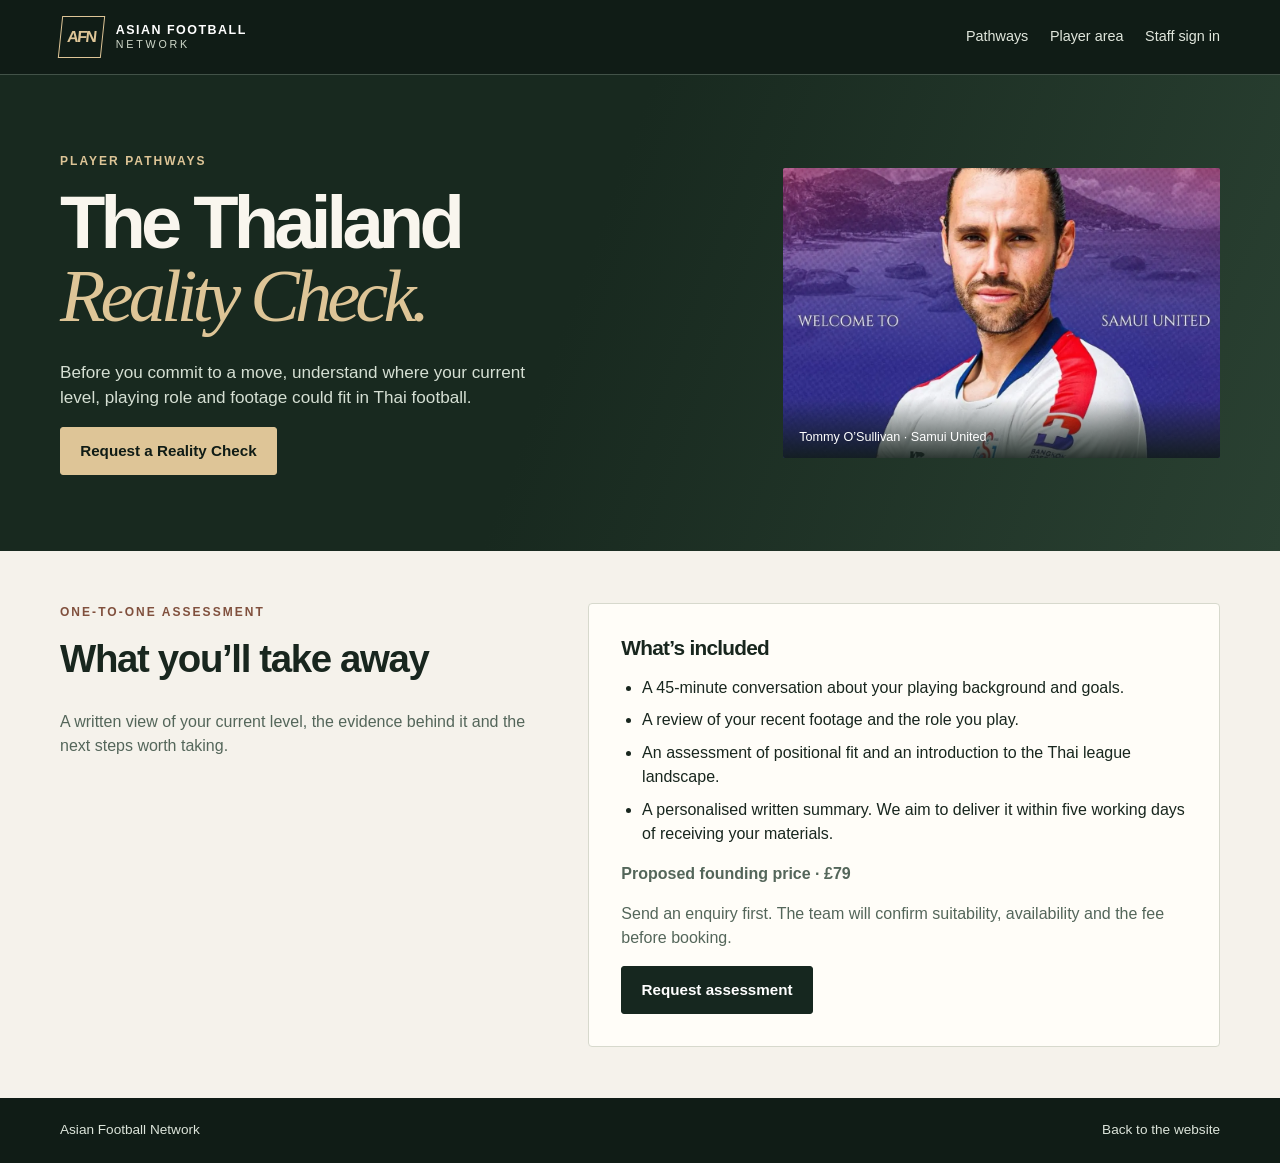
<file: Thailand_Reality_Check.html>
<!doctype html><html lang="en"><head><meta charset="utf-8"><meta name="viewport" content="width=device-width,initial-scale=1"><meta name="theme-color" content="#192a22"><meta name="referrer" content="no-referrer"><title>Thailand Reality Check · Asian Football Network</title><link rel="icon" href="assets/afn.svg"><link rel="stylesheet" href="portal.css?v=afn-2"></head><body data-mode="guide"><a class="skip" href="#main">Skip to content</a><header class="bar"><div class="wrap"><a class="brand" href="./" aria-label="Asian Football Network homepage"><span class="mark">AFN</span><span>ASIAN FOOTBALL<small>NETWORK</small></span></a><nav aria-label="Site navigation"><a href="./#offers">Pathways</a><a href="player.html">Player area</a><a href="coach-login.html">Staff sign in</a></nav></div></header><main id="main"><section class="mast"><div class="wrap mastgrid"><div><p class="kicker">Player pathways</p><h1>The Thailand<br><em>Reality Check.</em></h1><p class="intro">Before you commit to a move, understand where your current level, playing role and footage could fit in Thai football.</p><a class="button gold" href="index.html?apply=Reality%20Check">Request a Reality Check</a></div><figure class="photo"><img src="assets/tommy-osullivan.webp" alt="Tommy O’Sullivan in his Samui United shirt"><figcaption>Tommy O’Sullivan · Samui United</figcaption></figure></div></section>
<section class="wrap content"><div class="split"><div><p class="kicker dark">One-to-one assessment</p><h2>What you’ll take away</h2><p>A written view of your current level, the evidence behind it and the next steps worth taking.</p></div><div class="panel"><h3>What’s included</h3><ul class="list"><li>A 45-minute conversation about your playing background and goals.</li><li>A review of your recent footage and the role you play.</li><li>An assessment of positional fit and an introduction to the Thai league landscape.</li><li>A personalised written summary. We aim to deliver it within five working days of receiving your materials.</li></ul><p><strong>Proposed founding price · £79</strong></p><p>Send an enquiry first. The team will confirm suitability, availability and the fee before booking.</p><a class="button" href="index.html?apply=Reality%20Check">Request assessment</a></div></div></section></main><footer class="base"><div class="wrap"><span>Asian Football Network</span><a href="./">Back to the website</a></div></footer></body></html>
</file>
<file: player-voices.css>
/* Player voices — player review cards at the bottom of the homepage hero.
   Uses the homepage's own colour variables (--gold, --white, --editorial …). */
.voices{position:relative;z-index:2;margin-top:64px;padding-top:34px;border-top:1px solid rgba(255,255,255,.16)}
.voices-head{display:flex;align-items:end;justify-content:space-between;gap:24px;margin-bottom:22px}
.voices-head h2{font-size:clamp(30px,3.4vw,46px);font-weight:800;letter-spacing:-.07em;line-height:1.08;margin:14px 0 0;color:var(--white)}
.voices-head h2 em{font-family:var(--editorial);font-weight:400;letter-spacing:-.04em;color:var(--gold)}
.voices-nav{display:flex;gap:8px}
.voices-arrow{width:46px;height:46px;border:1px solid rgba(212,185,140,.6);background:transparent;color:var(--gold);font-size:18px;transition:background .2s,color .2s,opacity .2s}
.voices-arrow:hover:not(:disabled){background:var(--gold);color:#101613}
.voices-arrow:disabled{opacity:.3;cursor:default}
.voices-track{display:flex;gap:16px;overflow-x:auto;scroll-snap-type:x mandatory;scroll-behavior:smooth;padding-bottom:12px;scrollbar-width:thin;scrollbar-color:rgba(212,185,140,.5) transparent}
.voices-track:focus-visible{outline:2px solid var(--gold);outline-offset:4px}
.voice-card{flex:0 0 min(860px,100%);scroll-snap-align:start;display:grid;grid-template-columns:minmax(0,300px) minmax(0,1fr);background:rgba(255,255,255,.035);border:1px solid rgba(255,255,255,.14);color:var(--white)}
.voice-photo{margin:0;position:relative;min-height:100%;background:#20382e;overflow:hidden}
.voice-photo img{width:100%;height:100%;object-fit:cover;object-position:center 22%;display:block;filter:saturate(.9)}
.voice-photo:after{content:"";position:absolute;inset:55% 0 0;background:linear-gradient(transparent,rgba(10,17,15,.85));pointer-events:none}
.voice-photo figcaption{position:absolute;left:18px;bottom:16px;z-index:1;font-size:9px;font-weight:800;letter-spacing:.16em;text-transform:uppercase;color:var(--gold)}
.voice-body{padding:28px 30px 26px;min-width:0}
.voice-kicker{font-size:9px;font-weight:800;letter-spacing:.2em;text-transform:uppercase;color:#98aaa0}
.voice-body h3{font-size:30px;font-weight:800;letter-spacing:-.06em;margin:8px 0 16px;line-height:1.1}
.voice-facts{display:grid;grid-template-columns:repeat(4,minmax(0,1fr));margin:0;border-top:1px solid rgba(255,255,255,.14);border-bottom:1px solid rgba(255,255,255,.14)}
.voice-facts div{padding:12px 12px 12px 0}
.voice-facts div+div{padding-left:12px;border-left:1px solid rgba(255,255,255,.1)}
.voice-facts dt{font-size:8.5px;font-weight:800;letter-spacing:.15em;text-transform:uppercase;color:#98aaa0}
.voice-facts dd{margin:5px 0 0;font-size:14px;font-weight:700;letter-spacing:-.02em}
.voice-facts dd small{display:block;font-size:10.5px;font-weight:500;color:#b7c8be;margin-top:2px;letter-spacing:0}
.voice-prev{font-size:11px;color:#98aaa0;margin:12px 0 0;line-height:1.6}
.voice-qa{margin-top:16px}
.voice-qa details{border-bottom:1px solid rgba(255,255,255,.12)}
.voice-qa summary{cursor:pointer;list-style:none;display:flex;gap:14px;align-items:baseline;padding:13px 28px 13px 0;position:relative;font-size:13px;font-weight:800;letter-spacing:-.01em;line-height:1.45}
.voice-qa summary::-webkit-details-marker{display:none}
.voice-qa summary span{color:var(--gold);font-size:10px;flex:0 0 auto}
.voice-qa summary:after{content:'+';position:absolute;right:2px;top:9px;font-size:20px;font-weight:400;color:var(--gold)}
.voice-qa details[open] summary:after{content:'−'}
.voice-qa summary:hover{color:var(--gold)}
.voice-hint{margin:-4px 0 8px 30px;font-size:11px;color:#98aaa0;line-height:1.6}
.voice-qa blockquote{margin:0 0 16px 30px;padding-left:16px;border-left:2px solid var(--gold);font-family:var(--editorial);font-size:16px;line-height:1.65;color:#e2e8df}
.voice-next{display:flex;align-items:center;padding:34px 36px;flex-basis:min(380px,100%);grid-template-columns:none}
.voice-next h3{font-size:30px;font-weight:800;letter-spacing:-.06em;line-height:1.15;margin:10px 0 12px}
.voice-next h3 em{font-family:var(--editorial);font-weight:400;color:var(--gold);letter-spacing:-.04em}
.voice-next p{font-size:13px;line-height:1.8;color:#b7c8be;margin:0 0 20px}
@media(max-width:800px){
  .voices{margin-top:44px}
  .voice-card{grid-template-columns:1fr;flex-basis:88%}
  .voice-photo{height:280px}
  .voice-facts{grid-template-columns:1fr 1fr}
  .voice-facts div:nth-child(3){padding-left:0;border-left:0}
  .voice-facts div:nth-child(n+3){border-top:1px solid rgba(255,255,255,.1)}
  .voice-next{flex-basis:80%}
}
@media(max-width:520px){
  .voices-head{align-items:flex-start;flex-direction:column;gap:14px}
  .voice-body{padding:22px 18px}
  .voice-body h3{font-size:25px}
  .voice-qa blockquote{margin-left:0;font-size:15px}
  .voice-hint{margin-left:0}
}
@media(prefers-reduced-motion:reduce){.voices-track{scroll-behavior:auto}}
</file>
<file: portal.css>
:root{--forest:#16271f;--deep:#101c16;--leaf:#2f493a;--paper:#f5f2eb;--card:#fffdf8;--text:#18261e;--muted:#54665a;--gold:#dec597;--line:#d7d9cd;--clay:#b45845;--sans:Inter,-apple-system,BlinkMacSystemFont,'Segoe UI',Arial,sans-serif;--serif:Georgia,'Times New Roman',serif}
*{box-sizing:border-box}html{scroll-behavior:smooth}body{margin:0;background:var(--paper);color:var(--text);font:1rem/1.5 var(--sans);-webkit-font-smoothing:antialiased}a{color:inherit;text-underline-offset:3px}button,input,select,textarea{font:inherit}button{cursor:pointer}.wrap{width:min(1160px,calc(100% - 9vw));margin-inline:auto}.skip{position:absolute;left:1rem;top:-8rem;z-index:4;background:white;color:black;padding:1rem}.skip:focus{top:.5rem}:focus-visible{outline:3px solid #aa7444;outline-offset:3px}.bar{background:var(--deep);color:#fff;border-bottom:1px solid #425248}.bar .wrap,.base .wrap,.toolbar,.row{display:flex;align-items:center;gap:1rem;justify-content:space-between;flex-wrap:wrap}.bar .wrap{min-height:74px}.brand{display:flex;gap:.8rem;align-items:center;text-decoration:none;font-size:.78rem;line-height:1.3;font-weight:750;letter-spacing:.12em}.brand small{display:block;font-size:.67rem;letter-spacing:.26em;font-weight:500;color:#d0d9cb}.mark{border:1px solid var(--gold);color:var(--gold);padding:.6rem .4rem;transform:skew(-6deg);font-size:1rem;letter-spacing:-.1em}.bar nav{display:flex;gap:1.35rem;font-size:.9rem}.bar nav a{text-decoration:none;color:#e0e6dc}.bar nav a:hover,.base a:hover{text-decoration:underline}.base{background:var(--deep);color:#dce4da;margin-top:auto}.base .wrap{padding-block:1.4rem;font-size:.85rem}.base a{text-decoration:none}body{min-height:100vh;display:flex;flex-direction:column}main{flex:1}.loader{padding-block:5rem}.mast,.entry-side{color:#f9f6ee;background:var(--forest)}.mast{padding:clamp(2.7rem,6vw,5.5rem) 0;background:linear-gradient(110deg,#18291f 45%,#2a4132)}.mastgrid,.split,.signin,.workspace{display:grid;gap:clamp(1.5rem,4.8vw,4.8rem)}.mastgrid{grid-template-columns:1fr .66fr;align-items:center}.kicker{margin:0 0 1rem;color:var(--gold);font-size:.75rem;font-weight:750;text-transform:uppercase;letter-spacing:.17em}.kicker.dark{color:#80503d}.mast h1,.entry-side h1{font-size:clamp(2.9rem,5.8vw,5.6rem);line-height:.99;letter-spacing:-.065em;margin:.1em 0 .35em;font-weight:720}.mast h1 em,.entry-side h1 em{font-family:var(--serif);font-weight:400;color:var(--gold)}.mast .intro,.entry-side p.lead{max-width:51ch;font-size:1.07rem;color:#d5dfd3}.photo{position:relative;margin:0;border-radius:2px;overflow:hidden;background:#314a37;isolation:isolate}.photo img{display:block;width:100%;height:clamp(180px,23vw,290px);object-fit:cover;object-position:center 32%}.photo figcaption{position:absolute;bottom:0;left:0;width:100%;color:white;padding:1.8rem 1rem .7rem;background:linear-gradient(transparent,#101c16dc);font-size:.79rem}.content{padding-block:clamp(2rem,4vw,4rem)}.split{grid-template-columns:.85fr 1.15fr;align-items:start}.panel,.record,.entry-form{border:1px solid var(--line);background:var(--card);padding:clamp(1.25rem,2.8vw,2rem);border-radius:4px}.panel+.panel{margin-top:1rem}h2,h3,h4{line-height:1.16;margin:0 0 .75em;letter-spacing:-.035em}h2{font-size:clamp(1.7rem,3vw,2.6rem)}h3{font-size:1.3rem}p{margin:0 0 1rem}.muted,.help,.panel>p,.content>p,.split>div>p:not(.kicker){color:var(--muted)}.button{border:1px solid var(--forest);display:inline-flex;align-items:center;justify-content:center;background:var(--forest);color:white;font-weight:700;padding:.78rem 1.2rem;border-radius:3px;text-decoration:none;font-size:.95rem;line-height:1.35}.button:hover{background:var(--leaf)}.button.gold{color:var(--deep);background:var(--gold);border-color:var(--gold)}.button.light{background:transparent;color:var(--text);border-color:#a4afa2}.button.light:hover{background:#e8ece2}.button:disabled{opacity:.55;cursor:wait}.text-btn,.linkbutton{border:0;padding:.25rem 0;text-decoration:underline;text-underline-offset:3px;background:none;color:var(--leaf);font-weight:650}.signin{grid-template-columns:1fr .9fr;gap:0;margin-block:clamp(1.5rem,4vw,4rem);border:1px solid var(--line);border-radius:4px;overflow:hidden}.entry-side{padding:clamp(1.7rem,4vw,3.75rem);display:flex;flex-direction:column;justify-content:center;background:linear-gradient(150deg,#243e2f,#101e17)}.entry-side .photo{margin-top:1.4rem}.entry-side .photo img{height:clamp(150px,15vw,225px);object-position:center 29%}.entry-form{border:0;border-radius:0;display:flex;flex-direction:column;justify-content:center;padding:clamp(1.5rem,4vw,3.5rem)}.entry-form h2{font-size:2rem}.field{display:grid;gap:.35rem;margin:0 0 1rem;font-size:.9rem;font-weight:650}.field input,.field select,.field textarea,.toolbar input,.toolbar select{min-width:0;width:100%;border:1px solid #aab4a7;background:#fffefb;color:var(--text);border-radius:3px;padding:.7rem .8rem;font-weight:400}.field textarea{resize:vertical;min-height:6rem}.actions{display:flex;align-items:center;gap:.8rem;flex-wrap:wrap}.entry-form .help,.help,.date{font-size:.87rem}.entry-form .actions{margin-top:1rem}.notice{padding:.8rem 1rem;background:#e3eddc;border-left:3px solid #48623d;color:#25412c;margin:.8rem 0}.notice.bad{background:#f8e9e3;border-color:#984832;color:#712d24}.notice:empty{display:none}.keycode{display:block;overflow-wrap:anywhere;word-break:break-all;background:#ecefe6;padding:.85rem;border:1px solid var(--line);font-size:1rem;user-select:all}.keybox{border:1px solid var(--line);padding:.9rem;margin-bottom:1rem}.keybox .help{margin:.5rem 0}.check{display:flex;align-items:flex-start;gap:.65rem;margin:.65rem 0;font-size:.9rem}.check input{margin-top:.3rem}.workspace{grid-template-columns:minmax(260px,.8fr) minmax(0,1.48fr);gap:1.25rem;align-items:start}.workspace>*{min-width:0}.queue-list{display:grid;gap:.55rem}.queue-item{text-align:left;color:var(--text);border:1px solid var(--line);background:#fffdf8;padding:.9rem 1rem;border-radius:3px;width:100%;display:block}.queue-item:hover,.queue-item[aria-current=true]{border-color:#48623d;background:#edf1e7}.queue-item strong,.queue-item small{display:block}.queue-item small,.date{color:var(--muted)}.queue-item .stage{margin-top:.45rem}.stage{display:inline-flex;align-items:center;gap:.4rem;background:#e2e9d9;color:#354b35;border-radius:20px;padding:.15rem .6rem;font-size:.78rem;font-weight:700}.stage::before{content:'';width:.42rem;height:.42rem;border-radius:50%;background:#5b7653}.stage[data-stage="More information needed"]{background:#f2dfcd;color:#754325}.stage[data-stage="Closed"]{background:#e2e3df;color:#475047}.record .topline{display:flex;gap:.6rem;flex-wrap:wrap;align-items:center;margin-bottom:.75rem}.facts{display:grid;grid-template-columns:1fr 1fr;gap:.8rem 1.25rem;margin:1rem 0}.facts div{min-width:0}.facts dt{font-size:.8rem;color:var(--muted)}.facts dd{margin:0;overflow-wrap:anywhere;white-space:pre-wrap}.thread{padding:0;list-style:none}.thread li{border-left:2px solid #b7c6ae;padding:.25rem 0 .6rem .9rem;margin:0 0 .8rem}.thread p,.prose{white-space:pre-wrap;overflow-wrap:anywhere}.thread small{color:var(--muted)}.toolbar{align-items:end;margin-bottom:.8rem}.toolbar .field{flex:1;margin-bottom:0;min-width:8rem}.workspace .panel h2{font-size:1.35rem}details{margin-top:1rem;border-top:1px solid var(--line);padding-top:1rem}summary{cursor:pointer;font-weight:700}.workspace details form{margin-top:.9rem}.list{padding-left:1.3rem}.list li{margin:.55rem 0}.spaced{margin:1rem 0}.pager{display:flex;gap:.8rem;margin-top:.7rem}.chip{color:var(--gold);font-size:.8rem}.compact-mast{padding-block:2.5rem}.compact-mast h1{font-size:clamp(2.4rem,5vw,4rem)}[hidden]{display:none!important}
@media(max-width:760px){.signin,.mastgrid,.split,.workspace{grid-template-columns:1fr}.entry-side .photo{display:none}.bar .wrap{gap:.5rem;padding-block:.65rem}.bar nav{gap:.8rem;font-size:.78rem}.brand{font-size:.67rem;gap:.5rem}.wrap{width:min(100% - 2rem,1160px)}.entry-side h1{font-size:2.7rem}.entry-side p.lead{margin:0}.mastgrid .photo img{height:200px}.entry-side{padding-block:1.6rem}.mastgrid{gap:1.25rem}.toolbar .field{min-width:100%}.record,.entry-form{padding:1.25rem}.entry-form h2{font-size:1.65rem}.facts{grid-template-columns:1fr}.base .wrap{gap:.5rem}}@media(prefers-reduced-motion:reduce){html{scroll-behavior:auto}}

.account-crest {margin:1.2rem 0 0;overflow:hidden;border:1px solid #82785b;border-radius:2px;}
.account-crest img {display:block;width:100%;height:auto;}
.bar nav a[aria-current="page"] {color:var(--gold);text-decoration:underline;text-underline-offset:.3em;}
@media(max-width:760px) {
 .signin {display:flex;flex-direction:column;margin-block:1rem;}
 .entry-side {display:grid;grid-template-columns:minmax(0,1fr) minmax(75px,24%);column-gap:.8rem;align-items:center;padding:1.1rem 1.25rem;}
 .entry-side h1 {font-size:1.7rem;margin:0;}
 .entry-side h1 br {display:none;}
 .entry-side h1 em::before {content:' ';}
 .entry-side .kicker {margin:0 0 .3rem;font-size:.62rem;}
 .entry-side .lead {display:none;}
 .account-crest {margin:0;grid-column:2;grid-row:1 / 3;}
 .account-crest img {width:100%;height:auto;}
 .bar nav a {padding-block:.35rem;}
}
</file>
